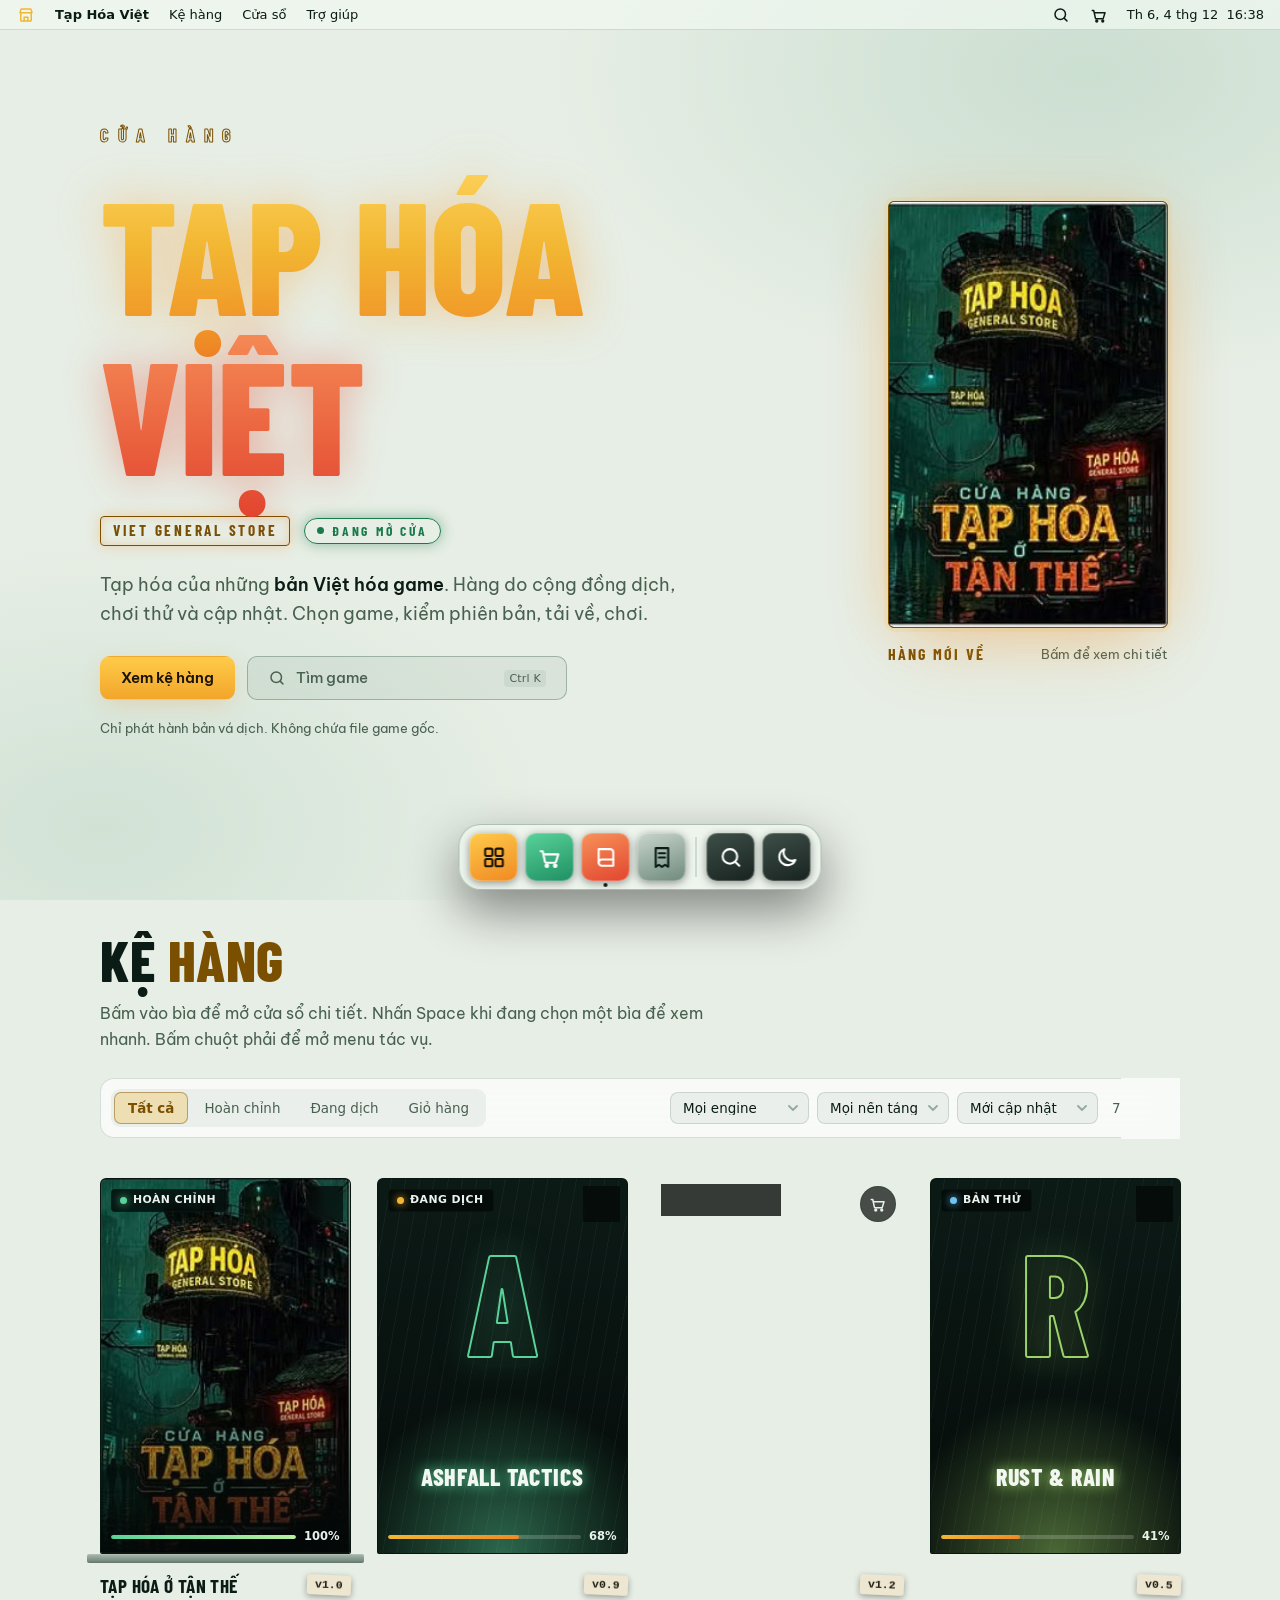
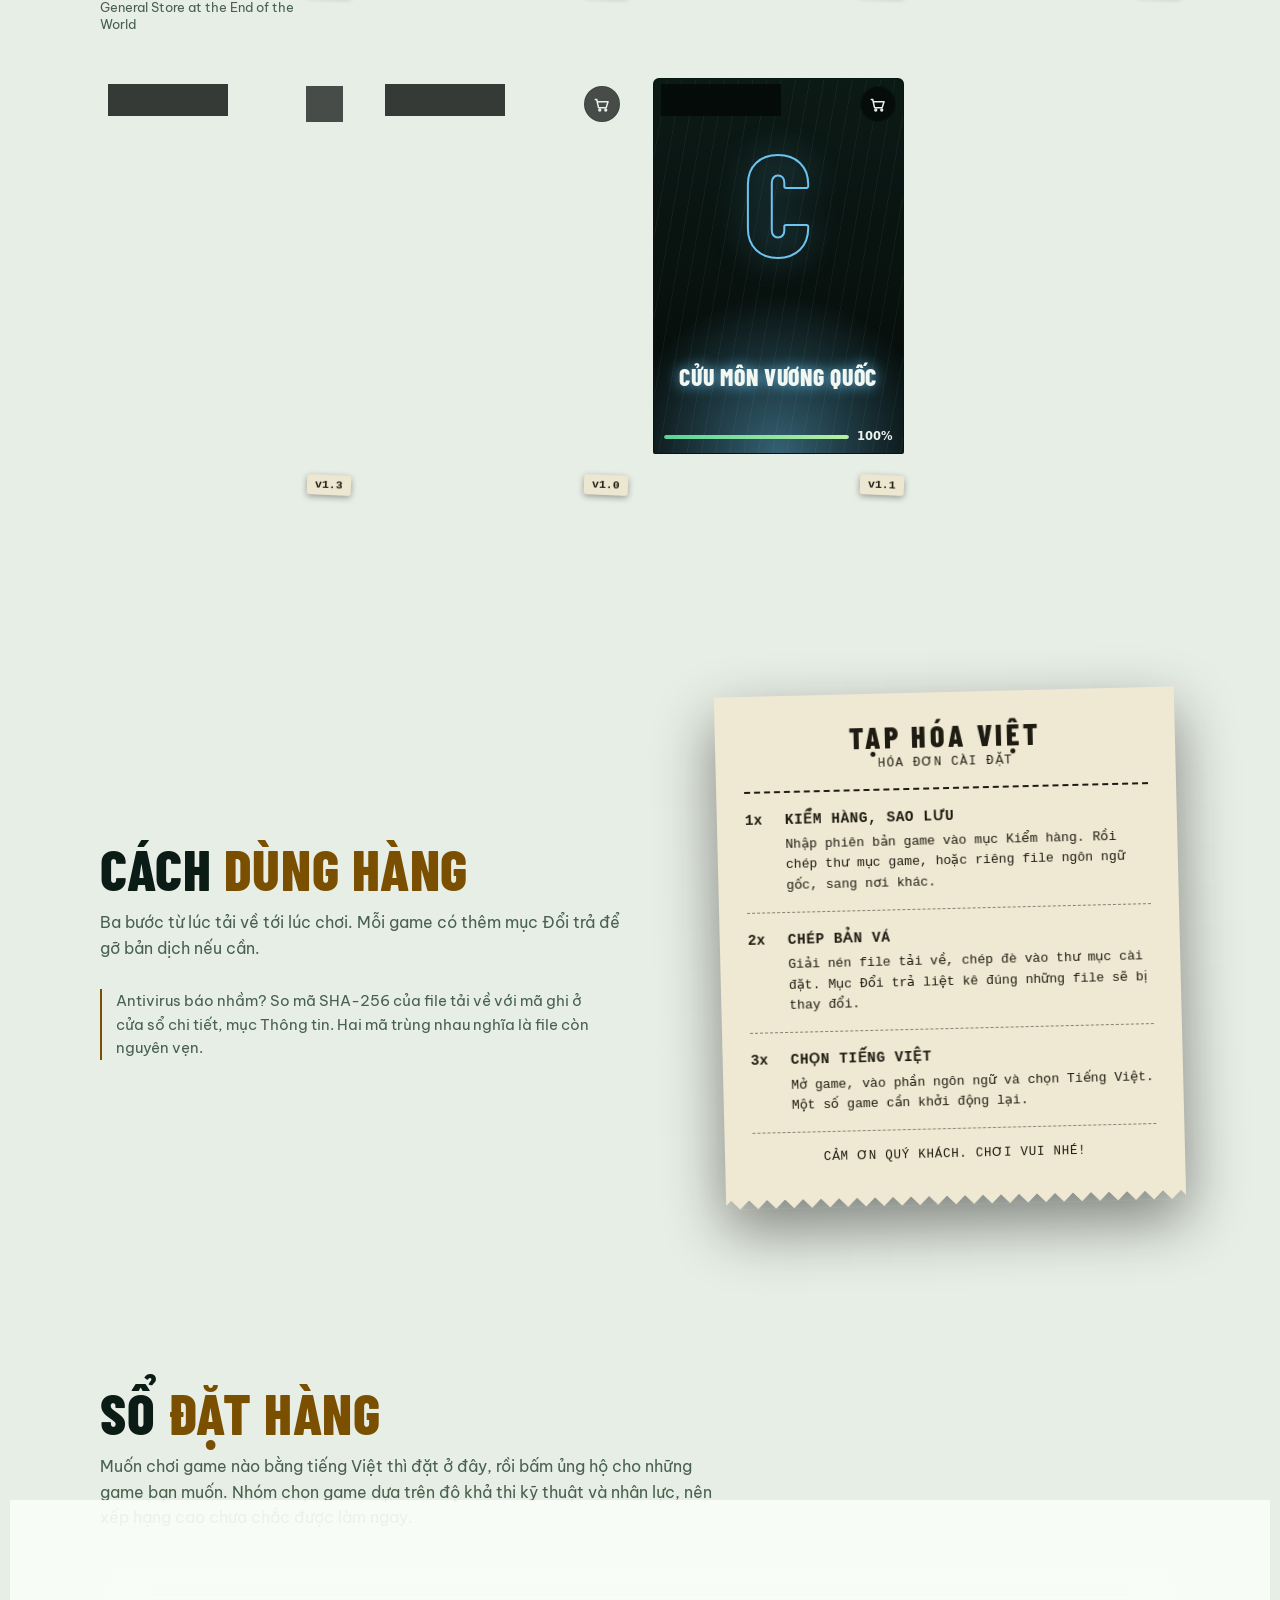
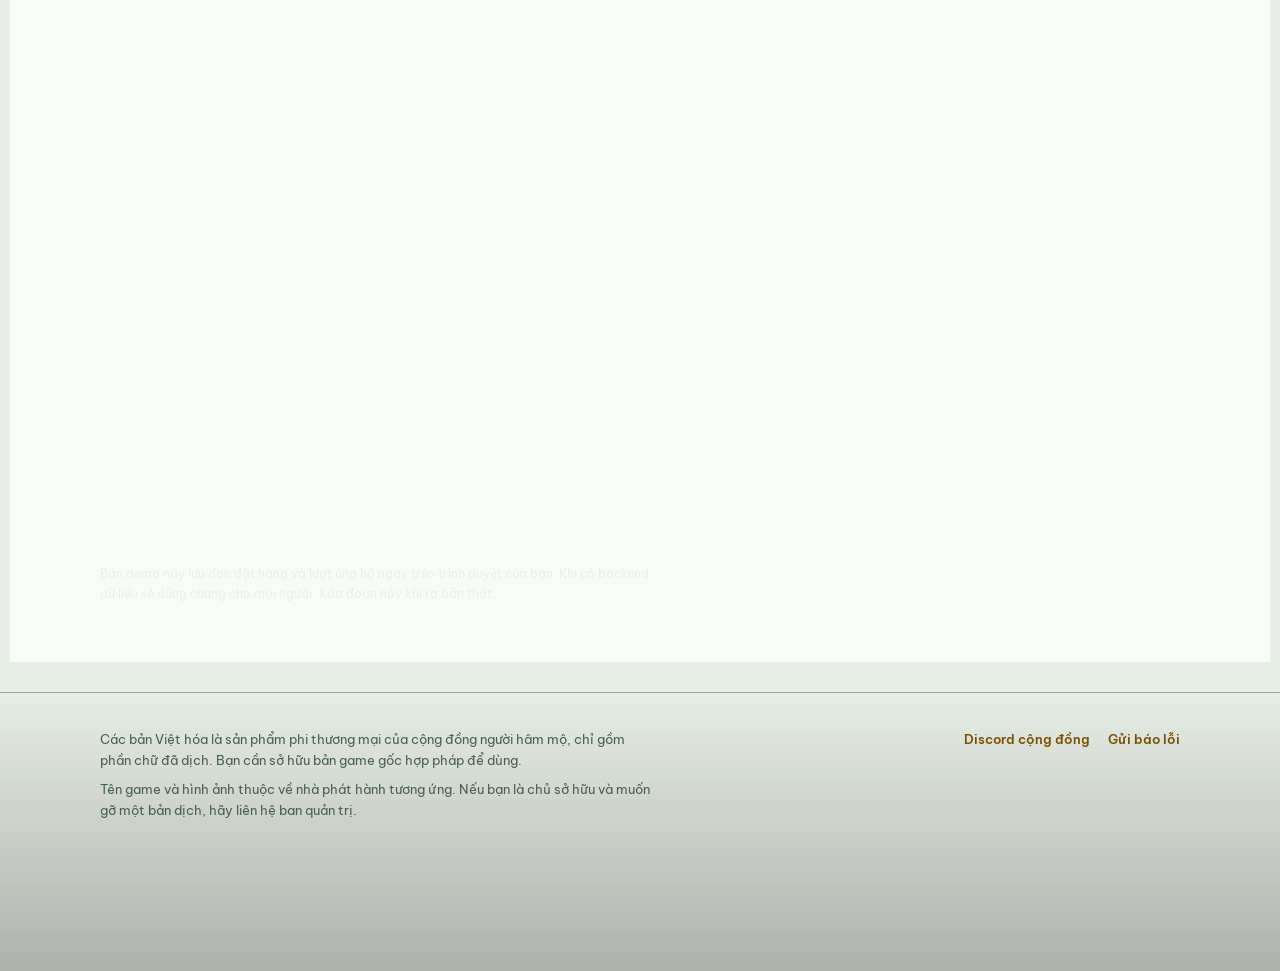
<file: tap-hoa-viet.html>
<!DOCTYPE html>
<html lang="vi">
<head>
<meta charset="utf-8">
<meta name="viewport" content="width=device-width, initial-scale=1, viewport-fit=cover">
<title>Tạp Hóa Việt: kho bản Việt hóa game từ cộng đồng</title>
<meta name="description" content="Tạp hóa của những bản Việt hóa game. Hàng do cộng đồng dịch, thử và cập nhật. Kiểm phiên bản trước khi tải, có đổi trả để gỡ, có mã SHA-256 để kiểm tra file.">
<link rel="preconnect" href="https://fonts.googleapis.com">
<link rel="preconnect" href="https://fonts.gstatic.com" crossorigin>
<link href="https://fonts.googleapis.com/css2?family=Barlow+Condensed:wght@600;700;800&family=Be+Vietnam+Pro:wght@400;500;600;700&display=swap" rel="stylesheet">
<style>
  /* ---------- Tokens ----------
     Ban đêm: đen xanh rêu, biển hiệu vàng cam, mưa (từ tấm poster).
     Ban ngày: giấy xanh nhạt, cùng biển hiệu vàng cam. */
  :root {
    --bg: #050B09;
    --bg-soft: #0B1613;
    --fog: #0F3329;
    --panel: rgba(12, 24, 20, .72);
    --panel-solid: #0C1814;
    --chrome: rgba(8, 16, 14, .72);
    --win: rgba(16, 28, 24, .88);
    --win-side: rgba(255, 255, 255, .035);
    --line: rgba(206, 255, 228, .11);
    --line-strong: rgba(206, 255, 228, .22);
    --hover: rgba(255, 255, 255, .07);
    --sel: rgba(242, 182, 50, .16);
    --text: #E9F2EC;
    --muted: #93AA9E;
    --accent: #F2B632;
    --accent-2: #F08A24;
    --accent-ink: #1A1405;
    --accent-text: #F2B632;
    --glow: rgba(242, 182, 50, .45);
    --red: #E2452F;
    --ok: #5AD39A;
    --warn: #F2B632;
    --bad: #FF7A66;
    --shadow: 0 30px 80px rgba(0, 0, 0, .6);
    --mb: 30px;
    --font-display: "Barlow Condensed", "Arial Narrow", "Roboto Condensed", "Helvetica Neue", Arial, sans-serif;
    --font: "Be Vietnam Pro", system-ui, -apple-system, "Segoe UI", Roboto, "Helvetica Neue", Arial, sans-serif;
    --sys: -apple-system, BlinkMacSystemFont, "SF Pro Text", system-ui, "Segoe UI", Roboto, Arial, sans-serif;
    color-scheme: dark;
    box-sizing: border-box;
    padding-top: env(safe-area-inset-top, 0px);
    padding-bottom: env(safe-area-inset-bottom, 0px);
  }
  @media (prefers-color-scheme: light) {
    :root:not([data-theme="dark"]) {
      --bg: #E7EEE5;
      --bg-soft: #DCE7DA;
      --fog: #BFD8C8;
      --panel: rgba(255, 255, 255, .72);
      --panel-solid: #F6FAF4;
      --chrome: rgba(240, 247, 240, .74);
      --win: rgba(250, 253, 249, .92);
      --win-side: rgba(12, 50, 34, .04);
      --line: rgba(12, 50, 34, .14);
      --line-strong: rgba(12, 50, 34, .28);
      --hover: rgba(12, 50, 34, .06);
      --sel: rgba(242, 182, 50, .3);
      --text: #0B1B15;
      --muted: #48604F;
      --accent-text: #7A4F00;
      --glow: rgba(240, 138, 36, .3);
      --red: #D23A24;
      --ok: #1B7A4C;
      --warn: #7A4F00;
      --bad: #C0341F;
      --shadow: 0 24px 60px rgba(12, 50, 34, .28);
      color-scheme: light;
    }
  }
  :root[data-theme="light"] {
    --bg: #E7EEE5;
    --bg-soft: #DCE7DA;
    --fog: #BFD8C8;
    --panel: rgba(255, 255, 255, .72);
    --panel-solid: #F6FAF4;
    --chrome: rgba(240, 247, 240, .74);
    --win: rgba(250, 253, 249, .92);
    --win-side: rgba(12, 50, 34, .04);
    --line: rgba(12, 50, 34, .14);
    --line-strong: rgba(12, 50, 34, .28);
    --hover: rgba(12, 50, 34, .06);
    --sel: rgba(242, 182, 50, .3);
    --text: #0B1B15;
    --muted: #48604F;
    --accent-text: #7A4F00;
    --glow: rgba(240, 138, 36, .3);
    --red: #D23A24;
    --ok: #1B7A4C;
    --warn: #7A4F00;
    --bad: #C0341F;
    --shadow: 0 24px 60px rgba(12, 50, 34, .28);
    color-scheme: light;
  }

  html { scroll-behavior: smooth; scroll-padding-top: calc(var(--mb) + 16px + env(safe-area-inset-top, 0px)); }
  *, *::before, *::after { box-sizing: border-box; }
  body { margin: 0; min-height: 100vh; background: var(--bg); color: var(--text); font: 400 1rem/1.6 var(--font); -webkit-font-smoothing: antialiased; -webkit-text-size-adjust: 100%; overflow-x: hidden; }
  h1, h2, h3, h4 { margin: 0; font-family: var(--font-display); line-height: 1.1; text-wrap: balance; }
  p { margin: 0; text-wrap: pretty; }
  button { font: inherit; color: inherit; }
  a { color: inherit; }
  [hidden] { display: none !important; }
  .wrap { max-width: 1160px; margin: 0 auto; padding: 0 clamp(18px, 4vw, 40px); }
  .sr { position: absolute; width: 1px; height: 1px; overflow: hidden; clip: rect(0 0 0 0); white-space: nowrap; }
  :focus-visible { outline: 2px solid var(--accent); outline-offset: 2px; }
  svg { display: block; }
  .ico { width: 18px; height: 18px; flex: none; }
  kbd { font: 500 11px/1 var(--sys); padding: 3px 5px; border-radius: 4px; background: var(--hover); color: var(--muted); letter-spacing: .02em; }

  /* ---------- Nền: sương xanh + mưa ---------- */
  .bg { position: fixed; inset: 0; z-index: 0; pointer-events: none; background:
      radial-gradient(60% 50% at 85% 8%, color-mix(in srgb, var(--fog) 70%, transparent), transparent 70%),
      radial-gradient(50% 45% at 8% 92%, color-mix(in srgb, var(--fog) 55%, transparent), transparent 70%),
      var(--bg); }
  #rain { position: fixed; inset: 0; z-index: 0; pointer-events: none; opacity: .9; }
  :root[data-theme="light"] #rain { display: none; }
  @media (prefers-color-scheme: light) { :root:not([data-theme="dark"]) #rain { display: none; } }
  main, body > footer { position: relative; z-index: 1; }

  /* ---------- Thanh menu (kiểu macOS) ---------- */
  .menubar { position: fixed; top: env(safe-area-inset-top, 0px); left: 0; right: 0; height: var(--mb); z-index: 1000; display: flex; align-items: center; justify-content: space-between; padding: 0 8px; background: var(--chrome); -webkit-backdrop-filter: blur(24px) saturate(160%); backdrop-filter: blur(24px) saturate(160%); border-bottom: 1px solid var(--line); font: 500 13px/1 var(--sys); }
  .mb-l, .mb-r { display: flex; align-items: center; gap: 2px; }
  .mb-btn { position: relative; height: 24px; padding: 0 9px; display: inline-flex; align-items: center; gap: 6px; border: 0; border-radius: 5px; background: none; color: var(--text); font: inherit; cursor: pointer; }
  .mb-btn:hover, .mb-btn.open { background: var(--hover); }
  .mb-btn.app { font-weight: 700; }
  .mb-btn .n { min-width: 16px; height: 16px; padding: 0 4px; border-radius: 999px; background: var(--red); color: #fff; font-size: 10px; font-weight: 700; line-height: 16px; text-align: center; }
  .mb-btn .n[data-zero="true"] { display: none; }
  .mb-clock { padding: 0 8px; font-variant-numeric: tabular-nums; white-space: nowrap; }
  .logo-mark { color: var(--accent); }

  /* Menu thả xuống + menu chuột phải */
  .menu { position: fixed; inset: auto; margin: 0; padding: 5px; min-width: 232px; border: 1px solid var(--line-strong); border-radius: 10px; background: var(--win); -webkit-backdrop-filter: blur(30px) saturate(160%); backdrop-filter: blur(30px) saturate(160%); color: var(--text); box-shadow: 0 16px 40px rgba(0, 0, 0, .45); font: 400 13px/1 var(--sys); }
  .menu button { width: 100%; min-height: 28px; padding: 0 10px; display: flex; align-items: center; justify-content: space-between; gap: 24px; border: 0; border-radius: 5px; background: none; text-align: left; cursor: pointer; }
  .menu button:hover, .menu button:focus-visible { background: var(--accent); color: var(--accent-ink); outline: 0; }
  .menu button:hover kbd, .menu button:focus-visible kbd { background: rgba(0, 0, 0, .15); color: inherit; }
  .menu hr { margin: 5px 8px; border: 0; border-top: 1px solid var(--line); }
  .menu .cap { padding: 6px 10px 4px; color: var(--muted); font-size: 11px; font-weight: 600; }

  /* ---------- Hero: biển hiệu neon ---------- */
  .hero { padding: calc(var(--mb) + clamp(40px, 8vw, 96px)) 0 clamp(56px, 8vw, 100px); }
  .hero-in { display: grid; grid-template-columns: minmax(0, 1.4fr) minmax(0, .6fr); gap: clamp(28px, 5vw, 72px); align-items: center; }
  .sign-top { display: block; font: 700 clamp(.85rem, 1.5vw, 1.15rem)/1 var(--font-display); letter-spacing: .5em; text-transform: uppercase; color: transparent; -webkit-text-stroke: 1px var(--accent-text); }
  .hero h1 { margin-top: 14px; font-size: clamp(4.2rem, 12.5vw, 10rem); font-weight: 800; line-height: 1.02; letter-spacing: -.005em; text-transform: uppercase; padding-top: .08em; }
  .hero h1 .l1, .hero h1 .l2 { display: block; padding: .14em 0; margin: -.14em 0; -webkit-background-clip: text; background-clip: text; color: transparent; }
  .hero h1 .l1 { background-image: linear-gradient(180deg, #FFD760 0%, #F2B632 48%, #F08A24 100%); filter: drop-shadow(0 0 24px rgba(242, 150, 40, .42)); }
  .hero h1 .l2 { margin-top: -.3em; background-image: linear-gradient(180deg, #F7935A 0%, #E2452F 100%); filter: drop-shadow(0 0 20px rgba(226, 69, 47, .4)); animation: buzz 7s infinite; }
  @keyframes buzz { 0%, 88%, 92%, 96%, 100% { opacity: 1; } 89%, 95% { opacity: .55; } 90% { opacity: .9; } }
  .plate { display: flex; flex-wrap: wrap; align-items: center; gap: 10px 14px; margin-top: 22px; }
  .plate .gs { padding: 6px 12px; border: 1.5px solid var(--accent-text); border-radius: 4px; font: 700 .95rem/1 var(--font-display); letter-spacing: .18em; color: var(--accent-text); text-transform: uppercase; box-shadow: 0 0 14px var(--glow), inset 0 0 10px var(--glow); }
  .open-sign { display: inline-flex; align-items: center; gap: 8px; padding: 5px 12px; border: 1.5px solid var(--ok); border-radius: 999px; font: 700 .85rem/1 var(--font-display); letter-spacing: .2em; color: var(--ok); text-transform: uppercase; box-shadow: 0 0 14px color-mix(in srgb, var(--ok) 45%, transparent); animation: pulse 3.2s ease-in-out infinite; }
  .open-sign::before { content: ""; width: 7px; height: 7px; border-radius: 50%; background: currentColor; }
  @keyframes pulse { 50% { opacity: .65; } }
  .hero .lead { max-width: 50ch; margin-top: 24px; font-size: clamp(1rem, .5vw + .9rem, 1.15rem); color: var(--muted); }
  .hero .lead b { color: var(--text); font-weight: 600; }
  .cta { display: flex; flex-wrap: wrap; align-items: center; gap: 12px; margin-top: 28px; }
  .trust { margin-top: 18px; font-size: .84rem; color: var(--muted); }

  .btn { min-height: 44px; padding: 0 20px; display: inline-flex; align-items: center; justify-content: center; gap: 10px; border: 1px solid var(--line-strong); border-radius: 10px; background: var(--hover); color: var(--text); font: 600 .92rem/1 var(--font); text-decoration: none; cursor: pointer; transition: background-color .15s, border-color .15s, filter .15s; }
  .btn:hover { border-color: var(--accent-text); }
  .btn.pri { border-color: transparent; background: linear-gradient(180deg, #FFCB4A, #F2A62A); color: var(--accent-ink); box-shadow: 0 6px 24px -6px var(--glow); }
  .btn.pri:hover { filter: brightness(1.06); }
  .btn.ghost { background: transparent; }
  .btn.sm { min-height: 34px; padding: 0 14px; border-radius: 8px; font-size: .84rem; }
  .btn[aria-pressed="true"] { background: var(--sel); border-color: var(--accent-text); color: var(--accent-text); }

  .spot-trigger { min-width: min(320px, 100%); justify-content: space-between; font-weight: 500; color: var(--muted); }
  .spot-trigger span { display: inline-flex; align-items: center; gap: 10px; }

  .hero-poster { position: relative; justify-self: center; width: min(280px, 100%); perspective: 900px; }
  .hp { --rx: 0deg; --ry: 0deg; position: relative; display: block; width: 100%; aspect-ratio: 244 / 372; padding: 0; border: 1px solid var(--accent-text); border-radius: 6px; overflow: hidden; background: #000; cursor: pointer; transform: rotateX(var(--rx)) rotateY(var(--ry)); transition: transform .25s ease, box-shadow .25s; box-shadow: 0 0 0 4px color-mix(in srgb, var(--accent) 12%, transparent), 0 30px 70px -20px var(--glow), 0 0 60px -10px var(--glow); }
  .hp img { width: 100%; height: 100%; object-fit: cover; display: block; }
  .hp .glare { position: absolute; inset: 0; pointer-events: none; background: radial-gradient(circle at var(--mx, 50%) var(--my, 30%), rgba(255, 240, 200, .28), transparent 55%); opacity: 0; transition: opacity .25s; }
  .hp:hover .glare { opacity: 1; }
  .hero-poster figcaption { margin-top: 16px; display: flex; align-items: center; justify-content: space-between; gap: 10px; font-size: .84rem; color: var(--muted); }
  .hero-poster figcaption b { font: 700 1rem/1 var(--font-display); letter-spacing: .14em; text-transform: uppercase; color: var(--accent-text); }
  .hero-poster { margin: 0; }

  /* ---------- Kệ hàng ---------- */
  .sec { padding: clamp(48px, 7vw, 88px) 0; }
  .h2 { font-size: clamp(2.2rem, 4vw + .6rem, 3.6rem); font-weight: 800; letter-spacing: .01em; text-transform: uppercase; }
  .h2 em { font-style: normal; color: var(--accent-text); }
  .sub { margin-top: 10px; max-width: 58ch; color: var(--muted); }
  .shelf-head { display: flex; flex-wrap: wrap; align-items: flex-end; justify-content: space-between; gap: 12px 24px; margin-bottom: 26px; }
  .tool { display: flex; flex-wrap: wrap; align-items: center; justify-content: space-between; gap: 12px; margin-bottom: 40px; padding: 10px; border: 1px solid var(--line); border-radius: 14px; background: var(--panel); -webkit-backdrop-filter: blur(14px); backdrop-filter: blur(14px); }
  .seg { display: inline-flex; gap: 2px; padding: 3px; border-radius: 9px; background: var(--hover); }
  .seg button { min-height: 32px; padding: 0 14px; border: 0; border-radius: 7px; background: transparent; color: var(--muted); font: 500 .84rem/1 var(--sys); white-space: nowrap; cursor: pointer; }
  .seg button:hover { color: var(--text); }
  .seg button[aria-pressed="true"] { background: var(--sel); color: var(--accent-text); box-shadow: inset 0 0 0 1px color-mix(in srgb, var(--accent-text) 45%, transparent); font-weight: 600; }
  .sels { display: flex; flex-wrap: wrap; gap: 8px; align-items: center; }
  .sels select { min-height: 32px; padding: 0 30px 0 12px; border: 1px solid var(--line); border-radius: 8px; background-color: var(--hover); color: var(--text); font: 500 .84rem/1 var(--sys); appearance: none; -webkit-appearance: none; cursor: pointer; background-image: url("data:image/svg+xml,%3Csvg xmlns='http://www.w3.org/2000/svg' width='10' height='7' viewBox='0 0 10 7' fill='none' stroke='%2393AA9E' stroke-width='1.8' stroke-linecap='round' stroke-linejoin='round'%3E%3Cpath d='m1 1 4 4 4-4'/%3E%3C/svg%3E"); background-repeat: no-repeat; background-position: right 10px center; }
  .sels select option { background: var(--panel-solid); color: var(--text); }
  .count { font: 500 .84rem/1 var(--sys); color: var(--muted); padding: 0 6px; }

  .shelf { list-style: none; margin: 0; padding: 0; display: grid; grid-template-columns: repeat(auto-fill, minmax(214px, 1fr)); gap: 44px 26px; }
  .card { position: relative; }
  .card.enter { animation: rise .75s cubic-bezier(.2, .8, .2, 1) both; animation-delay: calc(var(--i, 0) * 75ms); }
  @keyframes rise { from { opacity: 0; transform: translateY(28px) scale(.97); } to { opacity: 1; transform: none; } }
  .stand { position: relative; perspective: 900px; }
  .poster { --rx: 0deg; --ry: 0deg; position: relative; display: block; width: 100%; aspect-ratio: 2 / 3; padding: 0; border: 1px solid var(--line-strong); border-radius: 6px 6px 2px 2px; overflow: hidden; background: #050B09; text-align: left; cursor: pointer; transform: rotateX(var(--rx)) rotateY(var(--ry)); transition: transform .3s cubic-bezier(.2, .8, .2, 1), box-shadow .3s, border-color .3s; }
  .poster:hover, .poster:focus-visible { border-color: var(--accent-text); box-shadow: 0 22px 44px -16px var(--glow), 0 0 0 1px var(--accent-text); }
  .poster .cimg { width: 100%; height: 100%; object-fit: cover; display: block; transition: transform .6s cubic-bezier(.2, .8, .2, 1); }
  .poster:hover .cimg, .poster:hover .art { transform: scale(1.05); }
  .glare { position: absolute; inset: 0; pointer-events: none; background: radial-gradient(circle at var(--mx, 50%) var(--my, 30%), rgba(255, 240, 200, .22), transparent 55%); opacity: 0; transition: opacity .25s; }
  .poster:hover .glare { opacity: 1; }
  .shade { position: absolute; inset: auto 0 0 0; height: 46%; pointer-events: none; background: linear-gradient(to top, rgba(3, 8, 7, .92), transparent); }
  .tag { position: absolute; left: 10px; top: 10px; z-index: 2; display: inline-flex; align-items: center; gap: 6px; padding: 5px 10px 5px 8px; border-radius: 4px; background: rgba(3, 8, 7, .78); -webkit-backdrop-filter: blur(6px); backdrop-filter: blur(6px); border: 1px solid var(--line-strong); color: #E9F2EC; font: 600 .68rem/1 var(--sys); letter-spacing: .04em; text-transform: uppercase; }
  .tag::before { content: ""; width: 7px; height: 7px; border-radius: 50%; background: var(--dot); box-shadow: 0 0 8px var(--dot); }
  .tag.ok { --dot: #5AD39A; }
  .tag.wip { --dot: #F2B632; }
  .tag.beta { --dot: #6CC4F0; }
  .meter { position: absolute; left: 10px; right: 10px; bottom: 10px; z-index: 2; display: flex; align-items: center; gap: 8px; color: #E9F2EC; font: 700 .72rem/1 var(--sys); }
  .meter .bar { flex: 1; height: 4px; border-radius: 2px; background: rgba(255, 255, 255, .18); overflow: hidden; }
  .meter .bar i { display: block; height: 100%; border-radius: 2px; background: linear-gradient(90deg, #F2B632, #F08A24); box-shadow: 0 0 10px rgba(242, 182, 50, .8); }
  .meter.ok .bar i { background: linear-gradient(90deg, #5AD39A, #B7F0A0); box-shadow: 0 0 10px rgba(90, 211, 154, .7); }
  .basket { position: absolute; right: 8px; top: 8px; z-index: 3; width: 36px; height: 36px; display: grid; place-items: center; border: 1px solid var(--line-strong); border-radius: 50%; background: rgba(3, 8, 7, .7); -webkit-backdrop-filter: blur(6px); backdrop-filter: blur(6px); color: #E9F2EC; cursor: pointer; transition: background-color .15s, transform .15s; }
  .basket:hover { transform: scale(1.08); }
  .basket svg { fill: none; stroke: currentColor; }
  .basket[aria-pressed="true"] { background: var(--accent); border-color: transparent; color: var(--accent-ink); }
  .plank { height: 9px; margin: 0 -13px; border-radius: 2px; background: linear-gradient(180deg, #33453F, #14201C 70%, #0A1210); box-shadow: 0 1px 0 rgba(255, 255, 255, .1) inset, 0 12px 26px -8px var(--glow); }
  :root[data-theme="light"] .plank { background: linear-gradient(180deg, #A9B9AE, #7D9084 70%, #62756A); }
  @media (prefers-color-scheme: light) { :root:not([data-theme="dark"]) .plank { background: linear-gradient(180deg, #A9B9AE, #7D9084 70%, #62756A); } }
  .label { display: flex; align-items: flex-start; justify-content: space-between; gap: 10px; margin-top: 12px; }
  .lt { display: block; font: 700 1.2rem/1.1 var(--font-display); letter-spacing: .02em; text-transform: uppercase; }
  .lo { display: block; margin-top: 3px; color: var(--muted); font-size: .8rem; line-height: 1.35; }
  .price { flex: none; padding: 4px 8px; border-radius: 3px; background: #EDE6D0; color: #1E1B12; font: 700 .72rem/1 ui-monospace, SFMono-Regular, Menlo, Consolas, monospace; transform: rotate(2.5deg); box-shadow: 0 2px 6px rgba(0, 0, 0, .35); }

  /* Bìa tự tạo khi game chưa có ảnh */
  .art { position: absolute; inset: 0; display: block; background: radial-gradient(90% 60% at 50% 100%, color-mix(in srgb, var(--glow-c) 46%, transparent), transparent 70%), linear-gradient(180deg, #0C1A16, #050B09); transition: transform .6s cubic-bezier(.2, .8, .2, 1); }
  .art::before { content: ""; position: absolute; inset: 0; background: repeating-linear-gradient(100deg, transparent 0 13px, rgba(200, 255, 230, .045) 13px 14px); }
  .poster, .cv { container-type: inline-size; }
  .art .g { position: absolute; left: 0; right: 0; top: 13%; text-align: center; font: 800 6rem/1 var(--font-display); font-size: min(60cqw, 9rem); color: transparent; -webkit-text-stroke: 2px var(--glow-c); filter: drop-shadow(0 0 16px var(--glow-c)); }
  .art .at { position: absolute; left: 6%; right: 6%; bottom: 17%; text-align: center; font: 800 1.45rem/1.05 var(--font-display); font-size: max(10px, 9.6cqw); letter-spacing: .03em; text-transform: uppercase; color: #F3F7F2; text-shadow: 0 0 14px var(--glow-c); text-wrap: balance; }
  .cv { position: relative; overflow: hidden; border-radius: 6px; aspect-ratio: 2 / 3; background: #050B09; border: 1px solid var(--line-strong); }
  .cv .cimg { width: 100%; height: 100%; object-fit: cover; display: block; }

  .empty { padding: 56px 0; text-align: center; }
  .empty h3 { font-size: 1.8rem; text-transform: uppercase; }
  .empty p { margin: 8px auto 20px; max-width: 46ch; color: var(--muted); }

  /* View Transitions: chỉ các thẻ game được chuyển động */
  ::view-transition-old(root), ::view-transition-new(root) { animation: none; }
  ::view-transition-group(*) { animation-duration: .45s; animation-timing-function: cubic-bezier(.2, .8, .2, 1); }

  /* ---------- Cách dùng hàng: hóa đơn ---------- */
  .how { display: grid; grid-template-columns: minmax(0, 1fr) minmax(0, 460px); gap: clamp(32px, 6vw, 88px); align-items: center; }
  .tip { margin-top: 28px; padding-left: 14px; border-left: 2px solid var(--accent-text); max-width: 52ch; color: var(--muted); font-size: .92rem; }
  .receipt-wrap { filter: drop-shadow(0 24px 30px rgba(0, 0, 0, .45)); transform: rotate(-1.4deg); }
  .receipt { padding: 28px 28px 40px; background: #EFE8D2; color: #1E1B12; font: 400 .9rem/1.55 ui-monospace, SFMono-Regular, Menlo, Consolas, monospace; -webkit-mask: conic-gradient(from -45deg at bottom, #0000, #000 1deg 89deg, #0000 90deg) 50% / 18px 100%; mask: conic-gradient(from -45deg at bottom, #0000, #000 1deg 89deg, #0000 90deg) 50% / 18px 100%; }
  .receipt header { text-align: center; padding-bottom: 14px; border-bottom: 2px dashed #1E1B12; }
  .receipt header b { display: block; font: 800 1.9rem/1 var(--font-display); letter-spacing: .12em; }
  .receipt header span { font-size: .78rem; letter-spacing: .1em; text-transform: uppercase; }
  .receipt ol { list-style: none; margin: 0; padding: 0; counter-reset: r; }
  .receipt li { counter-increment: r; display: grid; grid-template-columns: 34px 1fr; gap: 6px; padding: 16px 0; border-bottom: 1px dashed rgba(30, 27, 18, .5); }
  .receipt li::before { content: counter(r) "x"; font-weight: 700; }
  .receipt li b { display: block; text-transform: uppercase; letter-spacing: .04em; }
  .receipt li p { margin-top: 4px; font-size: .82rem; }
  .receipt footer { padding-top: 16px; text-align: center; font-size: .78rem; letter-spacing: .06em; text-transform: uppercase; }

  /* ---------- Sổ đặt hàng: khung cửa sổ tĩnh ---------- */
  .frame { margin-top: 36px; border: 1px solid var(--line-strong); border-radius: 12px; overflow: hidden; background: var(--win); -webkit-backdrop-filter: blur(20px); backdrop-filter: blur(20px); box-shadow: var(--shadow); }
  .frame-bar { position: relative; height: 40px; display: flex; align-items: center; justify-content: center; border-bottom: 1px solid var(--line); font: 600 13px/1 var(--sys); }
  .frame-bar .lights { position: absolute; left: 14px; }
  .lights { display: flex; gap: 8px; }
  .lights i { width: 12px; height: 12px; border-radius: 50%; background: #4E5F58; }
  .frame-body { display: grid; grid-template-columns: minmax(0, 1.1fr) minmax(0, .9fr); }
  .orders { padding: 8px 22px 22px; border-right: 1px solid var(--line); }
  .rank { list-style: none; margin: 0; padding: 0; }
  .rq { display: grid; grid-template-columns: 54px minmax(0, 1fr); gap: 16px; align-items: start; padding: 16px 0; border-bottom: 1px solid var(--line); }
  .rq:last-child { border-bottom: 0; }
  .up { display: flex; flex-direction: column; align-items: center; gap: 1px; width: 54px; min-height: 54px; padding: 7px 0; border: 1px solid var(--line-strong); border-radius: 10px; background: var(--hover); cursor: pointer; transition: background-color .15s, border-color .15s; }
  .up:hover { border-color: var(--accent-text); }
  .up b { font: 700 .9rem/1.2 var(--sys); }
  .up[aria-pressed="true"] { background: var(--accent); border-color: transparent; color: var(--accent-ink); }
  .rq h3 { font-size: 1.3rem; text-transform: uppercase; letter-spacing: .02em; }
  .rq .why { margin-top: 3px; color: var(--muted); font-size: .88rem; }
  .rq .tags { margin-top: 6px; display: flex; flex-wrap: wrap; gap: 4px 14px; font-size: .78rem; color: var(--muted); }
  .rq .tags a { color: var(--accent-text); font-weight: 600; }
  .order-form { padding: 22px; display: grid; gap: 14px; align-content: start; }
  .order-form h3 { font-size: 1.6rem; text-transform: uppercase; }
  .order-form label { display: grid; gap: 6px; font-size: .84rem; font-weight: 600; }
  .order-form .lt2 em { font-style: normal; color: var(--muted); font-weight: 400; }
  .field { min-height: 42px; padding: 0 12px; border: 1px solid var(--line-strong); border-radius: 8px; background: var(--hover); color: var(--text); font: 400 .92rem/1.4 var(--font); }
  .field:focus-visible { outline: 0; border-color: var(--accent); box-shadow: 0 0 0 3px color-mix(in srgb, var(--accent) 28%, transparent); }
  textarea.field { width: 100%; min-height: 84px; padding: 10px 12px; resize: vertical; }
  select.field option { background: var(--panel-solid); color: var(--text); }
  .form-msg { min-height: 1.4em; font-size: .84rem; color: var(--muted); }
  .form-msg.bad { color: var(--bad); }
  .form-msg.ok { color: var(--ok); }
  .demo-note { margin-top: 16px; font-size: .78rem; color: var(--muted); max-width: 70ch; }

  body > footer { border-top: 1px solid var(--line); padding: 36px 0 150px; font-size: .82rem; color: var(--muted); background: linear-gradient(to top, rgba(0, 0, 0, .25), transparent); }
  body > footer .wrap { display: flex; flex-wrap: wrap; justify-content: space-between; gap: 20px 60px; }
  body > footer p { max-width: 62ch; }
  body > footer p + p { margin-top: 8px; }
  body > footer .fl { display: flex; gap: 18px; flex-wrap: wrap; }
  body > footer .fl a { color: var(--accent-text); text-decoration: none; font-weight: 600; }
  body > footer .fl a:hover { text-decoration: underline; }

  /* ---------- Dock ---------- */
  .dock { position: fixed; left: 50%; bottom: calc(10px + env(safe-area-inset-bottom, 0px)); transform: translateX(-50%); z-index: 900; max-width: calc(100vw - 16px); }
  .dock-row { display: flex; align-items: flex-end; justify-content: center; gap: 8px; padding: 8px 10px; border: 1px solid var(--line-strong); border-radius: 22px; background: var(--chrome); -webkit-backdrop-filter: blur(24px) saturate(160%); backdrop-filter: blur(24px) saturate(160%); box-shadow: 0 20px 50px rgba(0, 0, 0, .45); }
  .dk { --s: 1; position: relative; flex: none; width: calc(48px * var(--s)); height: calc(48px * var(--s)); padding: 0; border: 0; background: none; color: #fff; cursor: pointer; transition: width .18s ease, height .18s ease; }
  .dock-row.mag .dk { transition: none; }
  .dk .di { width: 100%; height: 100%; display: grid; place-items: center; border-radius: 22%; background: linear-gradient(160deg, var(--g1), var(--g2)); color: var(--gi, #fff); box-shadow: inset 0 0 0 1px rgba(255, 255, 255, .2), 0 2px 8px rgba(0, 0, 0, .4); }
  .dk .di svg { width: 52%; height: 52%; fill: none; stroke: currentColor; }
  .dk .di.letter { font: 800 1.4rem/1 var(--font-display); }
  .dk .tip { position: absolute; bottom: calc(100% + 12px); left: 50%; transform: translateX(-50%); padding: 5px 10px; border: 1px solid var(--line-strong); border-radius: 7px; background: var(--win); color: var(--text); font: 500 12px/1.3 var(--sys); white-space: nowrap; opacity: 0; pointer-events: none; transition: opacity .12s; -webkit-backdrop-filter: blur(20px); backdrop-filter: blur(20px); }
  .dk:hover .tip, .dk:focus-visible .tip { opacity: 1; }
  .dk[aria-current="true"]::after { content: ""; position: absolute; left: 50%; bottom: -6px; width: 4px; height: 4px; border-radius: 50%; background: var(--text); transform: translateX(-50%); }
  .dk .n { position: absolute; top: -5px; right: -5px; min-width: 18px; height: 18px; padding: 0 5px; border-radius: 999px; background: var(--red); color: #fff; font: 700 11px/18px var(--sys); text-align: center; box-shadow: 0 0 0 2px var(--bg); }
  .dk .n[data-zero="true"] { display: none; }
  .dk-sep { align-self: stretch; width: 1px; margin: 4px 2px; background: var(--line-strong); }
  .dk.pop { animation: dockpop .5s cubic-bezier(.3, 1.6, .5, 1); }
  @keyframes dockpop { from { transform: scale(.2); } to { transform: none; } }

  /* ---------- Cửa sổ (kiểu macOS) ---------- */
  #desk { position: fixed; inset: 0; z-index: 100; pointer-events: none; }
  .win { position: fixed; pointer-events: auto; display: flex; flex-direction: column; border: 1px solid var(--line-strong); border-radius: 12px; overflow: hidden; background: var(--win); -webkit-backdrop-filter: blur(30px) saturate(150%); backdrop-filter: blur(30px) saturate(150%); color: var(--text); box-shadow: 0 16px 40px rgba(0, 0, 0, .35); font: 400 14px/1.55 var(--font); outline: 0; }
  .win.front { box-shadow: var(--shadow); }
  .win.anim { transition: left .32s cubic-bezier(.2, .8, .2, 1), top .32s cubic-bezier(.2, .8, .2, 1), width .32s cubic-bezier(.2, .8, .2, 1), height .32s cubic-bezier(.2, .8, .2, 1); }
  .tb { flex: none; height: 44px; display: grid; grid-template-columns: 96px minmax(0, 1fr) 96px; align-items: center; padding: 0 14px; border-bottom: 1px solid var(--line); user-select: none; touch-action: none; cursor: default; }
  .l { position: relative; width: 12px; height: 12px; padding: 0; border: 0; border-radius: 50%; background: #4E5F58; cursor: pointer; }
  .l::before { content: ""; position: absolute; inset: -7px -3px; }
  .win.front .l.c { background: #FF5F57; }
  .win.front .l.m { background: #FEBC2E; }
  .win.front .l.z { background: #28C840; }
  .l svg { position: absolute; inset: 0; margin: auto; width: 8px; height: 8px; opacity: 0; color: rgba(0, 0, 0, .65); stroke: currentColor; fill: none; }
  .lights:hover .l svg { opacity: 1; }
  .wt { text-align: center; font: 600 13px/1 var(--sys); white-space: nowrap; overflow: hidden; text-overflow: ellipsis; }
  .tb-r { display: flex; justify-content: flex-end; }
  .tbtn { width: 30px; height: 30px; display: grid; place-items: center; border: 0; border-radius: 7px; background: none; color: var(--muted); cursor: pointer; }
  .tbtn:hover { background: var(--hover); color: var(--text); }
  .tbtn svg { fill: none; stroke: currentColor; }
  .tbtn[aria-pressed="true"] { color: var(--accent-text); }
  .tbtn[aria-pressed="true"] svg { fill: currentColor; }
  .wbody { flex: 1; min-height: 0; display: grid; grid-template-columns: 184px minmax(0, 1fr); }
  .side { display: flex; flex-direction: column; gap: 2px; padding: 10px; background: var(--win-side); border-right: 1px solid var(--line); overflow: auto; }
  .side .cap { padding: 8px 10px 4px; color: var(--muted); font: 600 11px/1 var(--sys); }
  .tab { min-height: 32px; padding: 0 10px; display: flex; align-items: center; gap: 9px; border: 0; border-radius: 7px; background: none; color: var(--text); font: 500 13px/1 var(--sys); text-align: left; white-space: nowrap; cursor: pointer; }
  .tab svg { width: 16px; height: 16px; flex: none; fill: none; stroke: currentColor; color: var(--muted); }
  .tab:hover { background: var(--hover); }
  .tab[aria-selected="true"] { background: var(--sel); color: var(--accent-text); }
  .tab[aria-selected="true"] svg { color: var(--accent-text); }
  .pane { overflow: auto; padding: 22px 24px 28px; overscroll-behavior: contain; }
  .pane[hidden] { display: none; }
  .pane h3 { margin-bottom: 10px; font-size: 1.5rem; text-transform: uppercase; letter-spacing: .02em; }
  .pane h4 { margin: 22px 0 8px; font: 700 .8rem/1 var(--sys); color: var(--muted); letter-spacing: .02em; }
  .pane p, .pane li { font-size: .92rem; }
  .pane ul, .pane ol { margin: 0; padding-left: 1.2em; display: grid; gap: 7px; }
  .pane code { font: 400 .78rem/1.5 ui-monospace, SFMono-Regular, Menlo, Consolas, monospace; overflow-wrap: anywhere; }
  .ov-top { display: grid; grid-template-columns: 120px minmax(0, 1fr); gap: 20px; align-items: start; }
  .chips { display: flex; flex-wrap: wrap; gap: 6px; margin-bottom: 10px; }
  .chip { padding: 4px 9px; border-radius: 6px; background: var(--hover); font: 500 .74rem/1.3 var(--sys); color: var(--muted); }
  .chip.st { color: var(--text); display: inline-flex; align-items: center; gap: 6px; }
  .chip.st::before { content: ""; width: 7px; height: 7px; border-radius: 50%; background: var(--dot); box-shadow: 0 0 8px var(--dot); }
  .chip.st.ok { --dot: var(--ok); }
  .chip.st.wip { --dot: var(--warn); }
  .chip.st.beta { --dot: #6CC4F0; }
  .prog { display: flex; align-items: center; gap: 12px; margin-top: 4px; }
  .prog .bar { flex: 1; height: 7px; border-radius: 4px; background: var(--hover); overflow: hidden; }
  .prog .bar i { display: block; height: 100%; border-radius: 4px; background: linear-gradient(90deg, #F2B632, #F08A24); box-shadow: 0 0 10px var(--glow); }
  .prog.ok .bar i { background: linear-gradient(90deg, #3FBF86, #8FE3A8); }
  .prog b { font: 700 .9rem/1 var(--sys); }
  .note { margin-top: 8px; color: var(--muted); font-size: .84rem; }
  .soi { margin-top: 14px; padding: 16px; border: 1px solid var(--line-strong); border-radius: 12px; background: var(--hover); }
  .check { display: flex; gap: 8px; margin-top: 12px; }
  .check .field { flex: 1; min-width: 0; }
  .result { margin-top: 12px; padding: 11px 13px; border-radius: 9px; background: var(--panel-solid); font-size: .86rem; line-height: 1.5; box-shadow: inset 3px 0 0 var(--tone, var(--line-strong)); }
  .result:empty { display: none; }
  .result strong { color: var(--tone); }
  .result.ok { --tone: var(--ok); }
  .result.warn { --tone: var(--warn); }
  .result.bad { --tone: var(--bad); }
  .kv { display: grid; grid-template-columns: auto 1fr; gap: 8px 20px; margin: 0; font-size: .88rem; }
  .kv dt { color: var(--muted); }
  .kv dd { margin: 0; font-weight: 500; overflow-wrap: anywhere; }
  .links { display: grid; gap: 8px; margin-top: 4px; }
  .wfoot { flex: none; display: flex; align-items: center; justify-content: space-between; gap: 12px; padding: 12px 16px; border-top: 1px solid var(--line); }
  .wfoot small { color: var(--muted); font: 500 12px/1.3 var(--sys); }

  /* ---------- Xem nhanh + Tìm kiếm (thẻ dialog gốc) ---------- */
  dialog.ql, dialog.spot { padding: 0; border: 1px solid var(--line-strong); border-radius: 16px; background: var(--win); -webkit-backdrop-filter: blur(40px) saturate(160%); backdrop-filter: blur(40px) saturate(160%); color: var(--text); box-shadow: var(--shadow); overflow: hidden; opacity: 0; transform: scale(.96); transition: opacity .2s ease, transform .25s cubic-bezier(.2, .9, .3, 1.1), display .25s allow-discrete, overlay .25s allow-discrete; }
  dialog.ql[open], dialog.spot[open] { opacity: 1; transform: none; }
  @starting-style { dialog.ql[open], dialog.spot[open] { opacity: 0; transform: scale(.96); } }
  dialog.ql::backdrop, dialog.spot::backdrop { background: rgba(0, 0, 0, 0); transition: display .25s allow-discrete, overlay .25s allow-discrete, background-color .25s ease; }
  dialog.ql[open]::backdrop, dialog.spot[open]::backdrop { background: rgba(0, 0, 0, .55); }
  @starting-style { dialog.ql[open]::backdrop, dialog.spot[open]::backdrop { background: rgba(0, 0, 0, 0); } }
  dialog.ql { width: min(760px, 94vw); }
  .ql-in { display: grid; grid-template-columns: 260px minmax(0, 1fr); }
  .ql-l { padding: 22px; }
  .ql-r { padding: 26px 26px 22px 6px; display: flex; flex-direction: column; }
  .ql-r h2 { font-size: 2.2rem; text-transform: uppercase; letter-spacing: .01em; }
  .ql-r .lo { font-size: .9rem; }
  .ql-r .kv { margin-top: 18px; }
  .ql-r .prog { margin-top: 18px; }
  .ql-hint { margin-top: auto; padding-top: 20px; display: flex; flex-wrap: wrap; align-items: center; gap: 10px; }
  .ql-hint small { color: var(--muted); font: 500 12px/1.3 var(--sys); }
  dialog.spot { width: min(660px, 94vw); margin: min(15vh, 130px) auto auto; }
  .sp-in { display: flex; align-items: center; gap: 12px; padding: 0 18px; border-bottom: 1px solid var(--line); }
  .sp-in svg { color: var(--muted); }
  .sp-in input { flex: 1; min-width: 0; height: 58px; border: 0; background: none; color: var(--text); font: 400 1.25rem/1 var(--font); outline: 0; }
  .sp-in input::placeholder { color: var(--muted); }
  .sp-list { max-height: min(56vh, 420px); overflow: auto; padding: 6px 8px 10px; }
  .sp-h { padding: 10px 10px 4px; color: var(--muted); font: 600 11px/1 var(--sys); }
  .sp-it { display: flex; align-items: center; gap: 12px; padding: 8px 10px; border-radius: 9px; cursor: pointer; }
  .sp-it[aria-selected="true"] { background: var(--accent); color: var(--accent-ink); }
  .sp-it .si { width: 34px; height: 34px; flex: none; display: grid; place-items: center; border-radius: 8px; background: var(--hover); font: 800 1.15rem/1 var(--font-display); color: var(--accent-text); }
  .sp-it[aria-selected="true"] .si { background: rgba(0, 0, 0, .14); color: inherit; }
  .sp-it .si svg { width: 18px; height: 18px; fill: none; stroke: currentColor; }
  .sp-it b { display: block; font-weight: 600; font-size: .95rem; line-height: 1.25; }
  .sp-it small { display: block; color: var(--muted); font-size: .78rem; line-height: 1.3; }
  .sp-it[aria-selected="true"] small { color: inherit; opacity: .75; }
  .sp-empty { padding: 26px 12px; text-align: center; color: var(--muted); }

  /* ---------- Thông báo (kiểu macOS) ---------- */
  #notes { position: fixed; inset: calc(var(--mb) + 10px + env(safe-area-inset-top, 0px)) 10px auto auto; margin: 0; padding: 0; border: 0; background: none; width: min(370px, calc(100vw - 20px)); overflow: visible; }
  #notes:popover-open { display: grid; gap: 8px; }
  .note-c { display: grid; grid-template-columns: 36px minmax(0, 1fr); gap: 12px; align-items: start; padding: 12px 14px; border: 1px solid var(--line-strong); border-radius: 16px; background: var(--win); -webkit-backdrop-filter: blur(30px) saturate(160%); backdrop-filter: blur(30px) saturate(160%); color: var(--text); box-shadow: 0 14px 40px rgba(0, 0, 0, .45); font: 400 13px/1.4 var(--sys); cursor: pointer; text-align: left; width: 100%; animation: slidein .45s cubic-bezier(.2, .9, .3, 1.15) both; }
  @keyframes slidein { from { opacity: 0; transform: translateX(40px) scale(.96); } to { opacity: 1; transform: none; } }
  .note-c .ni { width: 36px; height: 36px; border-radius: 9px; display: grid; place-items: center; background: linear-gradient(160deg, #FFCB4A, #F08A24); color: #1A1405; }
  .note-c .ni svg { width: 20px; height: 20px; fill: none; stroke: currentColor; }
  .note-c b { display: block; font-size: 13px; }
  .note-c span { display: block; color: var(--muted); margin-top: 2px; }

  /* ---------- Responsive ---------- */
  @media (max-width: 1020px) {
    .frame-body { grid-template-columns: 1fr; }
    .orders { border-right: 0; border-bottom: 1px solid var(--line); }
    .how { grid-template-columns: 1fr; }
    .receipt-wrap { max-width: 460px; }
  }
  @media (max-width: 860px) {
    .hero-in { grid-template-columns: 1fr; }
    .hero-poster { display: none; }
    .ql-in { grid-template-columns: 1fr; }
    .ql-l { display: none; }
    .ql-r { padding: 26px; }
  }
  @media (max-width: 700px) {
    .mb-l .mb-btn:not(.logo):not(.app), .mb-clock .cd { display: none; }
    .shelf { grid-template-columns: repeat(2, minmax(0, 1fr)); gap: 32px 14px; }
    .lt { font-size: 1.02rem; }
    .price { display: none; }
    .tool { flex-direction: column; align-items: stretch; }
    .seg { display: flex; }
    .seg button { flex: 1; padding: 0 6px; }
    .sels select { flex: 1 1 100px; }
    .dock-row { gap: 6px; padding: 6px 8px; border-radius: 18px; }
    .dk { width: 42px !important; height: 42px !important; }
    .dk .tip, .dk-min { display: none !important; }
    .win { inset: calc(var(--mb) + env(safe-area-inset-top, 0px)) 0 0 0 !important; width: auto !important; height: auto !important; border-radius: 14px 14px 0 0; }
    .tb { grid-template-columns: 60px minmax(0, 1fr) 60px; }
    .l.m, .l.z { display: none; }
    .wbody { grid-template-columns: 1fr; grid-template-rows: auto minmax(0, 1fr); }
    .side { flex-direction: row; overflow-x: auto; border-right: 0; border-bottom: 1px solid var(--line); padding: 8px; }
    .side .cap { display: none; }
    .ov-top { grid-template-columns: 96px minmax(0, 1fr); gap: 14px; }
    .pane { padding: 18px 16px 100px; }
    .wfoot { padding-bottom: calc(80px + env(safe-area-inset-bottom, 0px)); }
    #notes { inset: calc(var(--mb) + 8px + env(safe-area-inset-top, 0px)) 8px auto 8px; width: auto; }
  }
  @media (prefers-reduced-motion: reduce) {
    html { scroll-behavior: auto; }
    .card.enter, .note-c, .hero h1 .l2, .open-sign, .dk.pop { animation: none; }
    * { transition-duration: .01ms !important; }
  }
</style>
</head>
<body>

<div class="bg" aria-hidden="true"></div>
<canvas id="rain" aria-hidden="true"></canvas>

<!-- ============ Thanh menu ============ -->
<header class="menubar">
  <div class="mb-l">
    <button class="mb-btn logo" type="button" data-menu="m-app" aria-haspopup="menu" aria-label="Menu Tạp Hóa Việt">
      <svg class="ico logo-mark" viewBox="0 0 24 24" fill="none" stroke="currentColor" stroke-width="2" stroke-linecap="round" stroke-linejoin="round" aria-hidden="true"><path d="M4 9h16l-1.2-4.2A1 1 0 0 0 17.8 4H6.2a1 1 0 0 0-1 .8z"/><path d="M5 9v10a1 1 0 0 0 1 1h12a1 1 0 0 0 1-1V9"/><path d="M9.5 20v-5h5v5"/></svg>
    </button>
    <button class="mb-btn app" type="button" data-menu="m-app" aria-haspopup="menu">Tạp Hóa Việt</button>
    <button class="mb-btn" type="button" data-menu="m-shelf" aria-haspopup="menu">Kệ hàng</button>
    <button class="mb-btn" type="button" data-menu="m-win" aria-haspopup="menu">Cửa sổ</button>
    <button class="mb-btn" type="button" data-menu="m-help" aria-haspopup="menu">Trợ giúp</button>
  </div>
  <div class="mb-r">
    <button class="mb-btn" type="button" id="mbSearch" aria-label="Tìm kiếm">
      <svg class="ico" viewBox="0 0 24 24" fill="none" stroke="currentColor" stroke-width="2" stroke-linecap="round" aria-hidden="true"><circle cx="11" cy="11" r="7"/><path d="m20 20-3.5-3.5"/></svg>
    </button>
    <button class="mb-btn" type="button" id="mbBasket" aria-label="Mở giỏ hàng">
      <svg class="ico" viewBox="0 0 24 24" fill="none" stroke="currentColor" stroke-width="2" stroke-linecap="round" stroke-linejoin="round" aria-hidden="true"><path d="M3 6h2l2.2 10.2a1 1 0 0 0 1 .8h8.6a1 1 0 0 0 1-.8L20 9H6.2"/><circle cx="9" cy="20" r="1.2"/><circle cx="17" cy="20" r="1.2"/></svg>
      <span class="n" id="mbN" data-zero="true">0</span>
    </button>
    <time class="mb-clock" id="clock"></time>
  </div>
</header>

<div popover class="menu" id="m-app" role="menu" aria-label="Tạp Hóa Việt">
  <button type="button" role="menuitem" data-act="about">Về Tạp Hóa Việt</button>
  <hr>
  <button type="button" role="menuitem" data-act="theme"><span data-theme-label>Chuyển sang ban ngày</span></button>
  <button type="button" role="menuitem" data-act="clear">Xóa dữ liệu trên máy này</button>
</div>
<div popover class="menu" id="m-shelf" role="menu" aria-label="Kệ hàng">
  <button type="button" role="menuitem" data-act="s-all">Tất cả hàng</button>
  <button type="button" role="menuitem" data-act="s-done">Hoàn chỉnh</button>
  <button type="button" role="menuitem" data-act="s-wip">Đang dịch</button>
  <hr>
  <button type="button" role="menuitem" data-act="s-saved">Giỏ hàng</button>
  <button type="button" role="menuitem" data-act="orders">Sổ đặt hàng</button>
</div>
<div popover class="menu" id="m-win" role="menu" aria-label="Cửa sổ"></div>
<div popover class="menu" id="m-help" role="menu" aria-label="Trợ giúp">
  <button type="button" role="menuitem" data-act="keys">Phím tắt</button>
  <button type="button" role="menuitem" data-act="how">Cách dùng hàng</button>
  <hr>
  <button type="button" role="menuitem" data-act="discord">Vào Discord cộng đồng</button>
  <button type="button" role="menuitem" data-act="report">Gửi báo lỗi</button>
</div>
<div popover="manual" class="menu" id="ctx" role="menu" aria-label="Tác vụ"></div>

<!-- ============ Trang ============ -->
<main id="top">
  <section class="hero" aria-labelledby="h1">
    <div class="wrap hero-in">
      <div>
        <span class="sign-top" aria-hidden="true">Cửa hàng</span>
        <h1 id="h1"><span class="l1">Tạp hóa</span><span class="l2">Việt</span></h1>
        <div class="plate">
          <span class="gs">Viet General Store</span>
          <span class="open-sign">Đang mở cửa</span>
        </div>
        <p class="lead">Tạp hóa của những <b>bản Việt hóa game</b>. Hàng do cộng đồng dịch, chơi thử và cập nhật. Chọn game, kiểm phiên bản, tải về, chơi.</p>
        <div class="cta">
          <a class="btn pri" href="#ke-hang">Xem kệ hàng</a>
          <button class="btn spot-trigger" type="button" id="heroSpot" aria-label="Mở tìm kiếm nhanh">
            <span><svg class="ico" viewBox="0 0 24 24" fill="none" stroke="currentColor" stroke-width="2" stroke-linecap="round" aria-hidden="true"><circle cx="11" cy="11" r="7"/><path d="m20 20-3.5-3.5"/></svg>Tìm game</span>
            <kbd data-kbd>Ctrl K</kbd>
          </button>
        </div>
        <p class="trust">Chỉ phát hành bản vá dịch. Không chứa file game gốc.</p>
      </div>
      <figure class="hero-poster" id="heroPoster">
        <button class="hp" type="button" id="hp" aria-label="Xem chi tiết Tạp Hóa Ở Tận Thế">
          <img src="" alt="Poster game Tạp Hóa Ở Tận Thế" id="hpImg" draggable="false">
          <span class="glare"></span>
        </button>
        <figcaption><b>Hàng mới về</b><span>Bấm để xem chi tiết</span></figcaption>
      </figure>
    </div>
  </section>

  <section class="sec" id="ke-hang" aria-labelledby="h-shelf">
    <div class="wrap">
      <div class="shelf-head">
        <div>
          <h2 class="h2" id="h-shelf">Kệ <em>hàng</em></h2>
          <p class="sub">Bấm vào bìa để mở cửa sổ chi tiết. Nhấn Space khi đang chọn một bìa để xem nhanh. Bấm chuột phải để mở menu tác vụ.</p>
        </div>
      </div>
      <div class="tool">
        <div class="seg" role="group" aria-label="Lọc theo tình trạng">
          <button type="button" data-status="all" aria-pressed="true">Tất cả</button>
          <button type="button" data-status="done" aria-pressed="false">Hoàn chỉnh</button>
          <button type="button" data-status="wip" aria-pressed="false">Đang dịch</button>
          <button type="button" data-status="saved" aria-pressed="false" id="savedTab">Giỏ hàng</button>
        </div>
        <div class="sels">
          <label class="sr" for="engine">Engine</label>
          <select id="engine"></select>
          <label class="sr" for="platform">Nền tảng</label>
          <select id="platform"></select>
          <label class="sr" for="sort">Sắp xếp</label>
          <select id="sort">
            <option value="updated">Mới cập nhật</option>
            <option value="downloads">Tải nhiều nhất</option>
            <option value="title">Tên A đến Z</option>
          </select>
          <span class="count" id="count" aria-live="polite"></span>
        </div>
      </div>
      <ul class="shelf" id="list"></ul>
      <div class="empty" id="empty" hidden>
        <h3 id="emptyTitle">Chưa thấy hàng nào khớp</h3>
        <p id="emptyText">Thử bỏ bớt bộ lọc.</p>
        <button class="btn" type="button" id="reset">Xóa bộ lọc</button>
      </div>
    </div>
  </section>

  <section class="sec" id="cai-dat" aria-labelledby="h-how">
    <div class="wrap how">
      <div>
        <h2 class="h2" id="h-how">Cách <em>dùng hàng</em></h2>
        <p class="sub">Ba bước từ lúc tải về tới lúc chơi. Mỗi game có thêm mục Đổi trả để gỡ bản dịch nếu cần.</p>
        <p class="tip">Antivirus báo nhầm? So mã SHA-256 của file tải về với mã ghi ở cửa sổ chi tiết, mục Thông tin. Hai mã trùng nhau nghĩa là file còn nguyên vẹn.</p>
      </div>
      <div class="receipt-wrap">
        <article class="receipt" aria-label="Hóa đơn hướng dẫn cài đặt">
          <header><b>TẠP HÓA VIỆT</b><span>Hóa đơn cài đặt</span></header>
          <ol>
            <li><div><b>Kiểm hàng, sao lưu</b><p>Nhập phiên bản game vào mục Kiểm hàng. Rồi chép thư mục game, hoặc riêng file ngôn ngữ gốc, sang nơi khác.</p></div></li>
            <li><div><b>Chép bản vá</b><p>Giải nén file tải về, chép đè vào thư mục cài đặt. Mục Đổi trả liệt kê đúng những file sẽ bị thay đổi.</p></div></li>
            <li><div><b>Chọn Tiếng Việt</b><p>Mở game, vào phần ngôn ngữ và chọn Tiếng Việt. Một số game cần khởi động lại.</p></div></li>
          </ol>
          <footer>Cảm ơn quý khách. Chơi vui nhé!</footer>
        </article>
      </div>
    </div>
  </section>

  <section class="sec" id="dat-hang" aria-labelledby="h-order">
    <div class="wrap">
      <h2 class="h2" id="h-order">Sổ <em>đặt hàng</em></h2>
      <p class="sub">Muốn chơi game nào bằng tiếng Việt thì đặt ở đây, rồi bấm ủng hộ cho những game bạn muốn. Nhóm chọn game dựa trên độ khả thi kỹ thuật và nhân lực, nên xếp hạng cao chưa chắc được làm ngay.</p>
      <div class="frame">
        <div class="frame-bar" aria-hidden="true"><span class="lights"><i></i><i></i><i></i></span><span>Sổ đặt hàng</span></div>
        <div class="frame-body">
          <div class="orders"><ol class="rank" id="rank"></ol></div>
          <div class="order-form" role="group" aria-labelledby="ofT">
            <h3 id="ofT">Đặt một game mới</h3>
            <label>Tên game
              <input class="field" id="rTitle" type="text" maxlength="80" autocomplete="off" placeholder="Ví dụ: Deepwater Station">
            </label>
            <label><span class="lt2">Engine <em>nếu biết</em></span>
              <select class="field" id="rEngine">
                <option>Không rõ</option>
                <option>Unity</option>
                <option>Unreal Engine</option>
                <option>Khác</option>
              </select>
            </label>
            <label><span class="lt2">Link cửa hàng <em>không bắt buộc</em></span>
              <input class="field" id="rUrl" type="url" inputmode="url" autocomplete="off" placeholder="https://store.steampowered.com/...">
            </label>
            <label>Vì sao nên dịch game này?
              <textarea class="field" id="rWhy" maxlength="300" placeholder="Nhiều thoại, cốt truyện hay, chưa có bản dịch nào..."></textarea>
            </label>
            <p class="form-msg" id="rMsg" role="status"></p>
            <div><button class="btn pri" type="button" id="rSend">Gửi đơn đặt hàng</button></div>
          </div>
        </div>
      </div>
      <p class="demo-note" id="demoNote">Bản demo này lưu đơn đặt hàng và lượt ủng hộ ngay trên trình duyệt của bạn. Khi có backend, dữ liệu sẽ dùng chung cho mọi người. Xóa đoạn này khi ra bản thật.</p>
    </div>
  </section>
</main>

<footer>
  <div class="wrap">
    <div>
      <p>Các bản Việt hóa là sản phẩm phi thương mại của cộng đồng người hâm mộ, chỉ gồm phần chữ đã dịch. Bạn cần sở hữu bản game gốc hợp pháp để dùng.</p>
      <p>Tên game và hình ảnh thuộc về nhà phát hành tương ứng. Nếu bạn là chủ sở hữu và muốn gỡ một bản dịch, hãy liên hệ ban quản trị.</p>
    </div>
    <div class="fl">
      <a id="discordLink" href="#">Discord cộng đồng</a>
      <a id="reportLink" href="#">Gửi báo lỗi</a>
    </div>
  </div>
</footer>

<div id="desk"></div>

<!-- ============ Dock ============ -->
<nav class="dock" aria-label="Dock">
  <div class="dock-row" id="dockRow"></div>
</nav>

<!-- ============ Xem nhanh ============ -->
<dialog class="ql" id="ql" closedby="any" aria-labelledby="qlT">
  <div class="ql-in" id="qlIn"></div>
</dialog>

<!-- ============ Tìm kiếm nhanh ============ -->
<dialog class="spot" id="spot" closedby="any" aria-label="Tìm kiếm nhanh">
  <div class="sp-in">
    <svg class="ico" viewBox="0 0 24 24" fill="none" stroke="currentColor" stroke-width="2" stroke-linecap="round" aria-hidden="true" style="width:22px;height:22px"><circle cx="11" cy="11" r="7"/><path d="m20 20-3.5-3.5"/></svg>
    <input id="spIn" type="text" role="combobox" aria-expanded="true" aria-controls="spList" aria-autocomplete="list" placeholder="Tìm game hoặc tác vụ" autocomplete="off" spellcheck="false">
  </div>
  <div class="sp-list" id="spList" role="listbox" aria-label="Kết quả"></div>
</dialog>

<div id="notes" popover="manual" aria-live="polite"></div>

<script>window.COVERS = { "tap-hoa": "[data-uri]" };</script>
<script>
/* =====================================================
   CẤU HÌNH: sửa ở đây, không cần đụng phần code bên dưới
   ===================================================== */
const SITE = {
  name: "Tạp Hóa Việt",
  discord: "#",   // link mời Discord
  report: "#"     // link form / Facebook / GitHub Issues để báo lỗi
};

/* Mỗi game là một object. Ảnh bìa: đặt link ảnh vào "cover", hoặc để trống để trang tự tạo bìa neon.
   (Bìa của "Tạp Hóa Ở Tận Thế" lấy từ tấm poster bạn gửi, nằm trong window.COVERS ở trên.)
   status: "done" (hoàn chỉnh) | "wip" (đang dịch) | "beta" (bản thử)
   strings: [số câu đã dịch, tổng số câu]  ->  % tiến độ tự tính
   tested: ghi chú tiến độ chơi thử
   files: các file bản vá sẽ thêm hoặc thay trong thư mục game
   Dữ liệu dưới đây là dữ liệu mẫu, thay bằng game thật của bạn. */
const GAMES = [
  {
    id: "tap-hoa", title: "Tạp Hóa Ở Tận Thế", original: "General Store at the End of the World", cover: "",
    engine: "Unity", platforms: ["PC"], version: "1.0", gameVersion: "1.0.3", size: "36 MB",
    strings: [9420, 9420], tested: "Đã chơi thử toàn bộ cốt truyện", status: "done",
    updated: "2026-09-20", downloads: 4820, team: "Nhóm Đèn Neon",
    sha256: "c8a1f3e7092b46d5e1a8f0b3c7d92e54a6f1c08b3d7e29a5c4f0b8d1e63a7f92",
    description: "Bạn trông một cửa hàng tạp hóa giữa thành phố ngập mưa sau ngày tận thế. Khách lạ tới lúc nửa đêm, hàng hóa ngày một ít đi, và ai cũng mang theo một câu chuyện. Đã dịch toàn bộ thoại, nhãn hàng và nhật ký.",
    changelog: ["Bản đầu tiên hoàn chỉnh", "Dịch toàn bộ biển hiệu và nhãn hàng trong cửa hàng", "Thống nhất cách xưng hô với khách quen"],
    files: ["Data/Localization/vi.json (thêm mới)", "Data/Fonts/vi-main.ttf (thêm mới)", "Data/resources.assets (thay thế)"],
    links: [{ label: "Tải từ Google Drive", url: "#" }, { label: "Tải từ Mega", url: "#" }]
  },
  {
    id: "hai-dang", title: "Hải Đăng Cuối Cùng", original: "The Last Lighthouse", cover: "",
    engine: "Unity", platforms: ["PC"], version: "1.2", gameVersion: "1.4.2", size: "48 MB",
    strings: [18240, 18240], tested: "Đã chơi thử toàn bộ cốt truyện", status: "done",
    updated: "2026-09-15", downloads: 12480, team: "Nhóm Đèn Biển",
    sha256: "a3f19c0e7b52d84e1f6a90c3d2b7e58a4c61f0d93be2a7c58d14f6e0b39a2c71",
    description: "Phiêu lưu giải đố trên hòn đảo có ngọn hải đăng tắt lửa. Đã dịch toàn bộ thoại, nhật ký và giao diện, kèm font hỗ trợ đủ dấu tiếng Việt.",
    changelog: ["Sửa lỗi mất dấu ở phụ đề chương 3", "Thống nhất cách xưng hô của nhân vật chính", "Giảm dung lượng bản vá 30%"],
    files: ["Data/Localization/vi.json (thêm mới)", "Data/Fonts/vi-main.ttf (thêm mới)", "Data/resources.assets (thay thế)"],
    links: [{ label: "Tải từ Google Drive", url: "#" }, { label: "Tải từ Mega", url: "#" }]
  },
  {
    id: "ashfall", title: "Ashfall Tactics", original: "Chiến thuật chiến trường tro tàn", cover: "",
    engine: "Unreal Engine", platforms: ["PC"], version: "0.9", gameVersion: "2.1.0", size: "120 MB",
    strings: [21340, 31380], tested: "Chơi thử đến chiến dịch 4 trên 7", status: "wip",
    updated: "2026-09-18", downloads: 3210, team: "Ashfall VN",
    sha256: "5d0be7a4913c2f68e1a7b04d9c35f8126ea0d47b93c1f5a8e260b7d94c3a1f82",
    description: "Chiến thuật theo lượt. Đã xong phần hướng dẫn, chiến dịch 1 đến 4 và toàn bộ menu. Còn lại chiến dịch 5 đến 7 và các mô tả kỹ năng.",
    changelog: ["Thêm chiến dịch 4", "Sửa chữ tràn khung ở bảng kỹ năng", "Đổi tên 12 loại đơn vị cho dễ nhớ"],
    files: ["Content/Paks/pakchunk99-vi.pak (thêm mới)"],
    links: [{ label: "Tải bản thử từ Google Drive", url: "#" }]
  },
  {
    id: "moonlit", title: "Moonlit Courier", original: "Người đưa thư dưới trăng", cover: "",
    engine: "Unity", platforms: ["PC", "Android"], version: "1.0", gameVersion: "1.0.7", size: "22 MB",
    strings: [6120, 6120], tested: "Đã chơi thử trên PC và Android", status: "done",
    updated: "2026-08-30", downloads: 8905, team: "Trạm Thư Đêm",
    sha256: "e91a3c7d05b482f6a1d90e37c5b8f204d6a13e7c92b0f58a4d1c6e93b7a20f45",
    description: "Game nhịp chậm về người đưa thư đi qua những thị trấn ban đêm. Có bản vá cho PC và file APK đã Việt hóa cho Android.",
    changelog: ["Bản đầu tiên hoàn chỉnh", "Dịch toàn bộ thư tay trong game"],
    files: ["MoonlitCourier_Data/StreamingAssets/vi.txt (thêm mới)", "MoonlitCourier_Data/sharedassets0.assets (thay thế)"],
    links: [{ label: "Bản vá cho PC", url: "#" }, { label: "APK cho Android", url: "#" }]
  },
  {
    id: "rust-rain", title: "Rust & Rain", original: "Gỉ sét và mưa", cover: "",
    engine: "Unreal Engine", platforms: ["PC"], version: "0.5", gameVersion: "0.12.3", size: "64 MB",
    strings: [5150, 12560], tested: "Mới thử phần mở đầu", status: "beta",
    updated: "2026-09-10", downloads: 1420, team: "Mưa Gỉ",
    sha256: "7c2f90a1e84d3b65f0a7c19d2e48b3a6f5d01c97e2b84a30d6f1e5c98b27a04d",
    description: "Sinh tồn hậu tận thế dưới cơn mưa axit. Bản thử mới có phần mở đầu và menu, phù hợp để chơi thử và báo lỗi font.",
    changelog: ["Dịch xong phần mở đầu", "Đã có font tiếng Việt cho toàn bộ giao diện"],
    files: ["RustRain/Content/Paks/pakchunk50-vi.pak (thêm mới)"],
    links: [{ label: "Tải bản thử", url: "#" }]
  },
  {
    id: "cuu-mon", title: "Cửu Môn Vương Quốc", original: "Kingdom of Ninefold Gates", cover: "",
    engine: "Khác", platforms: ["Switch"], version: "1.1", gameVersion: "1.3.0", size: "210 MB",
    strings: [44300, 44300], tested: "Đã chơi thử đến hết cốt truyện chính", status: "done",
    updated: "2026-07-22", downloads: 6733, team: "Cửu Môn Team",
    sha256: "b04e7d92c1a5f836e0d49b7a3c82f1e5d6a07c93b48e2f15a0d7c6b91e34f28",
    description: "RPG chín cổng thành với hơn 40 giờ chơi. Đã Việt hóa toàn bộ thoại, vật phẩm và nhật ký nhiệm vụ.",
    changelog: ["Sửa lỗi crash khi mở bản đồ", "Chuẩn hóa tên riêng theo bản Hán Việt"],
    files: ["Thư mục bản vá trong file đọc kèm (thêm mới)"],
    links: [{ label: "Tải từ Google Drive", url: "#" }]
  },
  {
    id: "alchemist", title: "Tiny Alchemist", original: "Nhà giả kim tí hon", cover: "",
    engine: "Unity", platforms: ["Android"], version: "1.3", gameVersion: "3.4.1", size: "15 MB",
    strings: [3980, 3980], tested: "Đã thử toàn bộ công thức", status: "done",
    updated: "2026-09-02", downloads: 15207, team: "Lò Luyện Nhỏ",
    sha256: "2f8a1d60c7e39b45a0f2d81e6c93b7a4d05e1f38c96a2b70d4e8a15f3c09b6d7",
    description: "Game xếp hình pha chế thuốc trên điện thoại. Việt hóa toàn bộ công thức, tên nguyên liệu và lời thoại khách hàng.",
    changelog: ["Thêm 30 công thức mới của bản 3.4", "Sửa lỗi hiện sai dấu ở tên nguyên liệu"],
    files: ["Toàn bộ nằm trong file APK, không có file rời"],
    links: [{ label: "Tải APK từ Google Drive", url: "#" }, { label: "Tải APK từ Mega", url: "#" }]
  }
];

/* Đơn đặt hàng mẫu. Khi có backend, thay bằng dữ liệu thật. */
const SEED_REQUESTS = [
  { id: "s1", title: "Deepwater Station", engine: "Unreal Engine", url: "", why: "Kinh dị dưới đáy biển, rất nhiều thoại và tài liệu đọc trong game.", votes: 214 },
  { id: "s2", title: "Ember Guild", engine: "Unity", url: "", why: "RPG quản lý hội quán, chữ nhiều nhưng chưa có bản dịch nào.", votes: 168 },
  { id: "s3", title: "Paper Cities", engine: "Unity", url: "", why: "Game xây dựng thành phố thư thả, hợp với người mới chơi.", votes: 97 },
  { id: "s4", title: "Nightshift Diner", engine: "Khác", url: "", why: "Điều hành quán ăn đêm, có nhiều hội thoại vui.", votes: 61 }
];

/* Hướng dẫn cài / gỡ mặc định theo nền tảng. Game nào cần riêng thì thêm "install" hoặc "uninstall" vào object game. */
const DEFAULT_INSTALL = {
  PC: ["Sao lưu thư mục game hoặc file ngôn ngữ gốc.", "Giải nén bản vá rồi chép đè vào thư mục cài đặt game.", "Mở game, vào Settings và chọn Tiếng Việt."],
  Android: ["Sao lưu dữ liệu game nếu cần, rồi gỡ bản cũ khi trang yêu cầu.", "Cài file APK đã Việt hóa. Cho phép cài từ nguồn ngoài khi máy hỏi.", "Mở game và chọn Tiếng Việt trong phần cài đặt."],
  Switch: ["Sao lưu thư mục mod hiện có trên thẻ nhớ.", "Chép thư mục bản vá vào đúng đường dẫn ghi trong file đọc kèm.", "Khởi động lại máy, mở game và chọn Tiếng Việt."]
};
const DEFAULT_UNINSTALL = "Xóa các file bản vá đã chép, rồi trả lại file gốc bạn đã sao lưu. Nếu game vừa cập nhật, dùng chức năng kiểm tra hoặc sửa file của launcher (Verify, Repair).";

/* Màu neon cho bìa tự tạo (theo thứ tự game). Thêm "glow" vào game để chọn màu riêng. */
const GLOWS = ["#F2B632", "#F08A24", "#5AD39A", "#E2452F", "#9BD36A", "#6CC4F0", "#E8C86A"];

/* =====================================================
   PHẦN CODE
   ===================================================== */
const $ = (s, r = document) => r.querySelector(s);
const $$ = (s, r = document) => [...r.querySelectorAll(s)];
const esc = s => String(s).replace(/[&<>"']/g, c => ({ "&": "&amp;", "<": "&lt;", ">": "&gt;", '"': "&quot;", "'": "&#39;" }[c]));
/* Bỏ dấu để tìm không dấu: "hai dang" khớp "Hải Đăng" */
const fold = s => String(s).toLowerCase().normalize("NFD").replace(/[\u0300-\u036f]/g, "").replace(/đ/g, "d");
const fmtDate = iso => new Date(iso + "T00:00:00").toLocaleDateString("vi-VN");
const fmtNum = n => Number(n).toLocaleString("vi-VN");
const pctOf = g => Math.round((g.strings[0] / g.strings[1]) * 100);
const isHttp = u => /^https?:\/\//i.test(u);
const reduced = matchMedia("(prefers-reduced-motion: reduce)").matches;
const narrow = () => matchMedia("(max-width: 700px)").matches;
const finePointer = matchMedia("(hover: hover) and (pointer: fine)").matches;
const isMac = /Mac|iPhone|iPad/.test(navigator.platform || navigator.userAgent || "");
const MB = 30;
const STATUS = {
  done: { label: "Hoàn chỉnh", cls: "ok" },
  wip: { label: "Đang dịch", cls: "wip" },
  beta: { label: "Bản thử", cls: "beta" }
};

const store = {
  get(k, d) { try { const v = localStorage.getItem(k); return v ? JSON.parse(v) : d; } catch (e) { return d; } },
  set(k, v) { try { localStorage.setItem(k, JSON.stringify(v)); } catch (e) {} },
  del(k) { try { localStorage.removeItem(k); } catch (e) {} }
};

/* Biểu tượng */
const P = {
  grid: `<rect x="3.5" y="3.5" width="7" height="7" rx="1.5"/><rect x="13.5" y="3.5" width="7" height="7" rx="1.5"/><rect x="3.5" y="13.5" width="7" height="7" rx="1.5"/><rect x="13.5" y="13.5" width="7" height="7" rx="1.5"/>`,
  basket: `<path d="M3 6h2l2.2 10.2a1 1 0 0 0 1 .8h8.6a1 1 0 0 0 1-.8L20 9H6.2"/><circle cx="9" cy="20" r="1.2"/><circle cx="17" cy="20" r="1.2"/>`,
  book: `<path d="M5 4h11a3 3 0 0 1 3 3v13H8a3 3 0 0 1-3-3z"/><path d="M5 17a3 3 0 0 1 3-3h11"/>`,
  receipt: `<path d="M6 3h12v18l-3-2-3 2-3-2-3 2z"/><path d="M9 8h6M9 12h6"/>`,
  search: `<circle cx="11" cy="11" r="7"/><path d="m20 20-3.5-3.5"/>`,
  moon: `<path d="M20 14.5A8 8 0 0 1 9.5 4a8 8 0 1 0 10.5 10.5z"/>`,
  sun: `<circle cx="12" cy="12" r="4"/><path d="M12 2v2M12 20v2M4.9 4.9l1.4 1.4M17.7 17.7l1.4 1.4M2 12h2M20 12h2M4.9 19.1l1.4-1.4M17.7 6.3l1.4-1.4"/>`,
  info: `<circle cx="12" cy="12" r="9"/><path d="M12 11v5M12 8h.01"/>`,
  check: `<path d="M20 6 9 17l-5-5"/>`,
  box: `<path d="m3 8 9-5 9 5v8l-9 5-9-5z"/><path d="m3 8 9 5 9-5M12 13v8"/>`,
  undo: `<path d="M9 14 4 9l5-5"/><path d="M4 9h10a6 6 0 0 1 0 12h-3"/>`,
  list: `<path d="M8 6h12M8 12h12M8 18h12M4 6h.01M4 12h.01M4 18h.01"/>`,
  bell: `<path d="M6 8a6 6 0 0 1 12 0c0 7 3 8 3 8H3s3-1 3-8"/><path d="M10 20a2 2 0 0 0 4 0"/>`,
  x: `<path d="M6 6l12 12M18 6 6 18"/>`,
  minus: `<path d="M5 12h14"/>`,
  plus: `<path d="M12 5v14M5 12h14"/>`,
  up: `<path d="m6 15 6-6 6 6"/>`
};
const svg = (name, cls = "ico", extra = "") => `<svg class="${cls}" viewBox="0 0 24 24" stroke-width="2" stroke-linecap="round" stroke-linejoin="round" aria-hidden="true" ${extra}>${P[name]}</svg>`;

document.title = SITE.name + ": kho bản Việt hóa game từ cộng đồng";
$("#discordLink").href = SITE.discord;
$("#reportLink").href = SITE.report;
$$("[data-kbd]").forEach(k => { k.textContent = isMac ? "⌘K" : "Ctrl K"; });

/* ---------- Chế độ ban ngày / ban đêm ---------- */
const root = document.documentElement;
const currentTheme = () => root.dataset.theme || (matchMedia("(prefers-color-scheme: light)").matches ? "light" : "dark");
try { const t = localStorage.getItem("tth-theme"); if (t === "light" || t === "dark") root.dataset.theme = t; } catch (e) {}
function syncThemeUI() {
  const night = currentTheme() === "dark";
  $$("[data-theme-label]").forEach(el => { el.textContent = night ? "Chuyển sang ban ngày" : "Chuyển sang ban đêm"; });
  const t = $("#dk-theme .di");
  if (t) t.innerHTML = svg(night ? "sun" : "moon");
  const tip = $("#dk-theme .tip");
  if (tip) tip.textContent = night ? "Ban ngày" : "Ban đêm";
  rainOn = night;
}
function toggleTheme() {
  const next = currentTheme() === "dark" ? "light" : "dark";
  root.dataset.theme = next;
  try { localStorage.setItem("tth-theme", next); } catch (e) {}
  syncThemeUI();
}

/* ---------- Đồng hồ ---------- */
const clockEl = $("#clock");
function tick() {
  const d = new Date();
  const day = d.toLocaleDateString("vi-VN", { weekday: "short", day: "numeric", month: "short" });
  const time = d.toLocaleTimeString("vi-VN", { hour: "2-digit", minute: "2-digit", hour12: false });
  clockEl.innerHTML = `<span class="cd">${esc(day)}&nbsp;&nbsp;</span>${esc(time)}`;
  clockEl.dateTime = d.toISOString();
}
tick(); setInterval(tick, 15000);

/* ---------- Mưa ---------- */
let rainOn = true;
(function rain() {
  const c = $("#rain");
  if (!c || reduced) return;
  const ctx = c.getContext("2d");
  let W = 0, H = 0, drops = [];
  const N = 120;
  const seed = () => ({ x: Math.random() * (W + 200) - 100, y: Math.random() * H, l: 9 + Math.random() * 18, v: 520 + Math.random() * 640, a: .07 + Math.random() * .17 });
  const size = () => { W = c.width = innerWidth; H = c.height = innerHeight; drops = Array.from({ length: N }, seed); };
  size(); addEventListener("resize", size);
  let last = performance.now();
  (function frame(t) {
    requestAnimationFrame(frame);
    const dt = Math.min(.05, (t - last) / 1000); last = t;
    if (document.hidden || !rainOn) { ctx.clearRect(0, 0, W, H); return; }
    ctx.clearRect(0, 0, W, H);
    ctx.lineWidth = 1;
    for (const d of drops) {
      d.y += d.v * dt; d.x -= d.v * dt * .18;
      if (d.y > H + 20) { d.y = -20; d.x = Math.random() * (W + 200); }
      ctx.strokeStyle = `rgba(190,255,225,${d.a})`;
      ctx.beginPath(); ctx.moveTo(d.x, d.y); ctx.lineTo(d.x + d.l * .18, d.y - d.l); ctx.stroke();
    }
  })(last);
})();

/* ---------- Thông báo ---------- */
const notes = $("#notes");
function notify(title, body, opts = {}) {
  const el = document.createElement(opts.onclick ? "button" : "div");
  if (opts.onclick) el.type = "button";
  el.className = "note-c";
  el.innerHTML = `<span class="ni">${svg(opts.icon || "bell")}</span><span><b>${esc(title)}</b><span>${esc(body)}</span></span>`;
  if (opts.onclick) el.addEventListener("click", () => { opts.onclick(); dismiss(); });
  const dismiss = () => {
    if (!el.isConnected) return;
    const a = el.animate([{ opacity: 1, transform: "none" }, { opacity: 0, transform: "translateX(30px)" }], { duration: reduced ? 1 : 220, easing: "ease-in" });
    a.finished.then(() => { el.remove(); if (!notes.children.length && notes.matches(":popover-open")) notes.hidePopover(); });
  };
  notes.prepend(el);
  while (notes.children.length > 3) notes.lastElementChild.remove();
  if (notes.showPopover) { if (notes.matches(":popover-open")) notes.hidePopover(); notes.showPopover(); }
  setTimeout(dismiss, opts.ms || 5200);
}

/* ---------- Trạng thái ---------- */
const state = {
  status: "all", engine: "all", platform: "all", sort: "updated",
  saved: new Set(store.get("tth-saved", [])),
  firstRender: true
};
const list = $("#list");
const byId = id => GAMES.find(g => g.id === id);
const coverOf = g => (window.COVERS && window.COVERS[g.id]) || g.cover || "";
const glowOf = g => g.glow || GLOWS[Math.max(0, GAMES.indexOf(g)) % GLOWS.length];
const initialOf = g => [...g.title.trim()][0] || "?";

function artHTML(g) {
  const src = coverOf(g);
  if (src) return `<img class="cimg" src="${esc(src)}" alt="" loading="lazy" draggable="false">`;
  return `<span class="art" style="--glow-c:${glowOf(g)}"><span class="g" aria-hidden="true">${esc(initialOf(g))}</span><span class="at">${esc(g.title)}</span></span>`;
}

const engines = [...new Set(GAMES.map(g => g.engine))];
const platforms = [...new Set(GAMES.flatMap(g => g.platforms))];
$("#engine").innerHTML = `<option value="all">Mọi engine</option>` + engines.map(e => `<option value="${esc(e)}">${esc(e)}</option>`).join("");
$("#platform").innerHTML = `<option value="all">Mọi nền tảng</option>` + platforms.map(p => `<option value="${esc(p)}">${esc(p)}</option>`).join("");

function visibleGames() {
  const out = GAMES.filter(g => {
    if (state.status === "done" && g.status !== "done") return false;
    if (state.status === "wip" && g.status === "done") return false;
    if (state.status === "saved" && !state.saved.has(g.id)) return false;
    if (state.engine !== "all" && g.engine !== state.engine) return false;
    if (state.platform !== "all" && !g.platforms.includes(state.platform)) return false;
    return true;
  });
  const by = {
    updated: (a, b) => b.updated.localeCompare(a.updated),
    downloads: (a, b) => b.downloads - a.downloads,
    title: (a, b) => a.title.localeCompare(b.title, "vi")
  };
  return out.sort(by[state.sort]);
}

function cardHTML(g, i, enter) {
  const st = STATUS[g.status] || STATUS.wip;
  const pct = pctOf(g);
  const saved = state.saved.has(g.id);
  return `
  <li class="card${enter ? " enter" : ""}" style="--i:${i};view-transition-name:c-${esc(g.id)}" data-id="${esc(g.id)}">
    <div class="stand">
      <button class="poster" type="button" data-open="${esc(g.id)}" aria-haspopup="dialog" aria-label="${esc(g.title)}, ${st.label}, đã dịch ${pct}%. Enter để mở, Space để xem nhanh">
        ${artHTML(g)}
        ${coverOf(g) ? '<span class="shade"></span>' : ""}
        <span class="tag ${st.cls}">${st.label}</span>
        <span class="meter ${st.cls === "ok" ? "ok" : ""}"><span class="bar"><i style="width:${pct}%"></i></span>${pct}%</span>
        <span class="glare"></span>
      </button>
      <button class="basket" type="button" data-save="${esc(g.id)}" aria-pressed="${saved}" aria-label="${saved ? "Bỏ" : "Cho"} ${esc(g.title)} ${saved ? "khỏi" : "vào"} giỏ hàng">${svg("basket")}</button>
    </div>
    <div class="plank"></div>
    <div class="label">
      <div><b class="lt">${esc(g.title)}</b><span class="lo">${esc(g.original)}</span></div>
      <span class="price">v${esc(g.version)}</span>
    </div>
  </li>`;
}

function paint() {
  const games = visibleGames();
  const enter = state.firstRender && !reduced;
  list.innerHTML = games.map((g, i) => cardHTML(g, i, enter)).join("");
  state.firstRender = false;
  list.hidden = games.length === 0;
  $("#empty").hidden = games.length > 0;
  if (games.length === 0) {
    if (state.status === "saved" && state.saved.size === 0) {
      $("#emptyTitle").textContent = "Giỏ hàng còn trống";
      $("#emptyText").textContent = "Bấm biểu tượng giỏ trên bìa game để cho vào đây, lần sau mở lại là thấy ngay.";
    } else {
      $("#emptyTitle").textContent = "Chưa thấy hàng nào khớp";
      $("#emptyText").textContent = "Thử bỏ bớt bộ lọc. Nếu game chưa có trên kệ, bạn có thể đặt hàng ở Sổ đặt hàng bên dưới.";
    }
  }
  const filtered = state.status !== "all" || state.engine !== "all" || state.platform !== "all";
  $("#count").textContent = filtered ? `${games.length} trên ${GAMES.length} game` : `${GAMES.length} game`;
  const n = state.saved.size;
  $("#savedTab").textContent = n ? `Giỏ hàng (${n})` : "Giỏ hàng";
  $$("[data-badge]").forEach(b => { b.textContent = n; b.dataset.zero = String(n === 0); });
  $("#mbN").textContent = n; $("#mbN").dataset.zero = String(n === 0);
}
/* Sắp xếp và lọc dùng View Transitions: các thẻ game trượt về chỗ mới */
function render() {
  if (document.startViewTransition && !reduced && !state.firstRender) {
    /* Nếu thẻ game vừa vào còn đang chạy hoạt ảnh xuất hiện, ép nó xong ngay
       để View Transition không phải chờ, tránh treo bản cập nhật giao diện. */
    document.getAnimations().forEach(a => { try { a.finish(); } catch (e) {} });
    document.startViewTransition(paint);
  } else paint();
}

function resetFilters() {
  Object.assign(state, { status: "all", engine: "all", platform: "all", sort: "updated" });
  $("#engine").value = "all"; $("#platform").value = "all"; $("#sort").value = "updated";
  $$(".seg button").forEach(x => x.setAttribute("aria-pressed", String(x.dataset.status === "all")));
  render();
}
function setStatus(s, scroll = true) {
  state.status = s;
  $$(".seg button").forEach(x => x.setAttribute("aria-pressed", String(x.dataset.status === s)));
  render();
  if (scroll) goTo("ke-hang");
}
function goTo(id) {
  const el = document.getElementById(id);
  if (el) el.scrollIntoView({ behavior: reduced ? "auto" : "smooth", block: "start" });
}
$("#reset").addEventListener("click", resetFilters);
$("#engine").addEventListener("change", e => { state.engine = e.target.value; render(); });
$("#platform").addEventListener("change", e => { state.platform = e.target.value; render(); });
$("#sort").addEventListener("change", e => { state.sort = e.target.value; render(); });
$$(".seg button").forEach(b => b.addEventListener("click", () => setStatus(b.dataset.status, false)));

/* ---------- Giỏ hàng ---------- */
function toggleSave(id) {
  const g = byId(id);
  const now = !state.saved.has(id);
  now ? state.saved.add(id) : state.saved.delete(id);
  store.set("tth-saved", [...state.saved]);
  render();
  syncWinSave();
  notify(now ? "Đã cho vào giỏ hàng" : "Đã bỏ khỏi giỏ hàng", g.title, { icon: "basket", ms: 2600 });
}

/* ---------- Nghiêng bìa theo con trỏ ---------- */
if (finePointer && !reduced) {
  const tilt = (el, e, max) => {
    const r = el.getBoundingClientRect();
    const px = (e.clientX - r.left) / r.width, py = (e.clientY - r.top) / r.height;
    el.style.setProperty("--ry", ((px - .5) * max).toFixed(2) + "deg");
    el.style.setProperty("--rx", ((.5 - py) * max).toFixed(2) + "deg");
    el.style.setProperty("--mx", (px * 100).toFixed(1) + "%");
    el.style.setProperty("--my", (py * 100).toFixed(1) + "%");
  };
  const clear = el => { el.style.setProperty("--rx", "0deg"); el.style.setProperty("--ry", "0deg"); };
  list.addEventListener("pointermove", e => { const p = e.target.closest(".poster"); if (p) tilt(p, e, 9); });
  list.addEventListener("pointerout", e => { const p = e.target.closest(".poster"); if (p && !p.contains(e.relatedTarget)) clear(p); });
  const hp = $("#hp");
  hp.addEventListener("pointermove", e => tilt(hp, e, 12));
  hp.addEventListener("pointerleave", () => clear(hp));
}
$("#hpImg").src = window.COVERS["tap-hoa"];

/* =====================================================
   CỬA SỔ (kiểu macOS)
   ===================================================== */
const desk = $("#desk");
const wins = [];
let zTop = 100, wSeq = 0;
const TABS = [
  { id: "ov", label: "Tổng quan", icon: "info" },
  { id: "chk", label: "Kiểm hàng", icon: "check" },
  { id: "ins", label: "Cài đặt", icon: "list" },
  { id: "ret", label: "Đổi trả", icon: "undo" },
  { id: "inf", label: "Thông tin", icon: "box" }
];
const dlLabel = g => g.status === "done" ? "Tải bản Việt hóa" : "Tải bản thử";

function winHTML(g, id) {
  const st = STATUS[g.status] || STATUS.wip;
  const pct = pctOf(g);
  const steps = g.install || DEFAULT_INSTALL[g.platforms[0]] || DEFAULT_INSTALL.PC;
  const main = g.links && g.links[0];
  const extra = (g.links || []).slice(1);
  const saved = state.saved.has(g.id);
  const pane = (tab, html) => `<div class="pane" role="tabpanel" id="p-${id}-${tab}" aria-labelledby="t-${id}-${tab}" ${tab === "ov" ? "" : "hidden"}>${html}</div>`;
  return `
  <header class="tb">
    <div class="lights">
      <button class="l c" type="button" data-w="close" aria-label="Đóng cửa sổ">${svg("x", "")}</button>
      <button class="l m" type="button" data-w="min" aria-label="Thu nhỏ xuống Dock">${svg("minus", "")}</button>
      <button class="l z" type="button" data-w="max" aria-label="Phóng to cửa sổ">${svg("plus", "")}</button>
    </div>
    <h2 class="wt" id="wt-${id}">${esc(g.title)}</h2>
    <div class="tb-r"><button class="tbtn" type="button" data-wsave aria-pressed="${saved}" aria-label="${saved ? "Bỏ khỏi giỏ hàng" : "Cho vào giỏ hàng"}">${svg("basket", "ico")}</button></div>
  </header>
  <div class="wbody">
    <div class="side" role="tablist" aria-orientation="vertical" aria-label="Các mục">
      <span class="cap">Hồ sơ hàng</span>
      ${TABS.map((t, i) => `<button class="tab" type="button" role="tab" id="t-${id}-${t.id}" aria-controls="p-${id}-${t.id}" aria-selected="${i === 0}" tabindex="${i === 0 ? 0 : -1}" data-tab="${t.id}">${svg(t.icon)}${t.label}</button>`).join("")}
    </div>
    ${pane("ov", `
      <div class="ov-top">
        <div class="cv">${artHTML(g)}</div>
        <div>
          <div class="chips"><span class="chip st ${st.cls}">${st.label}</span><span class="chip">${esc(g.engine)}</span><span class="chip">${esc(g.platforms.join(", "))}</span><span class="chip">v${esc(g.version)}</span></div>
          <p>${esc(g.description)}</p>
        </div>
      </div>
      <h4>Đã dịch</h4>
      <div class="prog ${st.cls === "ok" ? "ok" : ""}"><span class="bar" role="progressbar" aria-label="Tiến độ dịch" aria-valuemin="0" aria-valuemax="100" aria-valuenow="${pct}"><i style="width:${pct}%"></i></span><b>${pct}%</b></div>
      <p class="note">${fmtNum(g.strings[0])} trên ${fmtNum(g.strings[1])} câu. ${esc(g.tested)}.</p>
      <h4>Hàng mới về trong v${esc(g.version)}</h4>
      <ul>${g.changelog.map(c => `<li>${esc(c)}</li>`).join("")}</ul>`)}
    ${pane("chk", `
      <h3>Kiểm hàng</h3>
      <p>Bản vá này dành cho game phiên bản <strong>${esc(g.gameVersion)}</strong>. Nhập phiên bản game của bạn để biết có khớp không trước khi tải.</p>
      <div class="soi">
        <div class="check">
          <input class="field" type="text" inputmode="decimal" autocomplete="off" placeholder="Ví dụ ${esc(g.gameVersion)}" aria-label="Phiên bản game của bạn">
          <button class="btn pri sm" type="button" data-check>Kiểm</button>
        </div>
        <p class="result" role="status"></p>
      </div>`)}
    ${pane("ins", `
      <h3>Cài đặt</h3>
      <ol>${steps.map(s => `<li>${esc(s)}</li>`).join("")}</ol>
      <p class="note">Bản vá dành cho game phiên bản ${esc(g.gameVersion)}. Sai phiên bản có thể làm lỗi chữ hoặc treo game.</p>`)}
    ${pane("ret", `
      <h3>Đổi trả</h3>
      <p>Không hợp thì gỡ được. File bản vá sẽ thêm hoặc thay trong thư mục game:</p>
      <ul style="margin-top:10px">${(g.files || []).map(f => `<li><code>${esc(f)}</code></li>`).join("")}</ul>
      <h4>Cách gỡ</h4>
      <p>${esc(g.uninstall || DEFAULT_UNINSTALL)}</p>`)}
    ${pane("inf", `
      <h3>Thông tin</h3>
      <dl class="kv">
        <dt>Nhóm dịch</dt><dd>${esc(g.team)}</dd>
        <dt>Dung lượng</dt><dd>${esc(g.size)}</dd>
        <dt>Cập nhật</dt><dd>${fmtDate(g.updated)}</dd>
        <dt>Lượt tải</dt><dd>${fmtNum(g.downloads)}</dd>
        ${g.sha256 ? `<dt>SHA-256</dt><dd><code>${esc(g.sha256)}</code></dd>` : ""}
      </dl>
      ${extra.length ? `<h4>Link tải khác</h4><div class="links">${extra.map(l => `<a class="btn sm" href="${esc(l.url)}" rel="noopener">${esc(l.label)}</a>`).join("")}</div>` : ""}
      <p style="margin-top:20px"><a href="${esc(SITE.report)}" style="color:var(--accent-text);font-weight:600">Báo lỗi bản dịch này</a></p>`)}
  </div>
  <footer class="wfoot">
    <small>v${esc(g.version)}, ${esc(g.size)}</small>
    ${main ? `<a class="btn pri sm" href="${esc(main.url)}" rel="noopener">${dlLabel(g)}</a>` : ""}
  </footer>`;
}

function focusWin(w) {
  zTop++;
  w.el.style.zIndex = zTop;
  wins.forEach(x => x.el.classList.toggle("front", x === w));
}

function openWindow(gameId, srcEl) {
  let w = wins.find(x => x.gameId === gameId);
  if (w) { if (w.min) restoreWin(w); focusWin(w); w.el.focus({ preventScroll: true }); return; }
  if (wins.length >= 5) closeWin(wins[0], true);
  const g = byId(gameId);
  const id = ++wSeq;
  const el = document.createElement("section");
  el.className = "win";
  el.setAttribute("role", "dialog");
  el.setAttribute("aria-labelledby", `wt-${id}`);
  el.tabIndex = -1;
  el.dataset.wid = id;
  el.innerHTML = winHTML(g, id);
  desk.append(el);

  const vw = innerWidth, vh = innerHeight;
  const W = Math.min(880, vw - 32), H = Math.min(600, vh - MB - 120);
  const n = wins.length;
  el.style.width = W + "px";
  el.style.height = H + "px";
  el.style.left = Math.max(12, (vw - W) / 2 + ((n % 5) - 2) * 30) + "px";
  el.style.top = (MB + 22 + (n % 5) * 28) + "px";

  w = { id, gameId, el, min: false, max: false, mini: null, rect: null };
  wins.push(w);
  focusWin(w);

  /* Mở ra từ đúng vị trí bìa được bấm, như macOS */
  if (!reduced) {
    const to = el.getBoundingClientRect();
    const from = srcEl && srcEl.getBoundingClientRect ? srcEl.getBoundingClientRect() : { left: to.left + to.width / 2 - 30, top: to.top + to.height / 2 - 40, width: 60, height: 80 };
    const dx = (from.left + from.width / 2) - (to.left + to.width / 2);
    const dy = (from.top + from.height / 2) - (to.top + to.height / 2);
    el.animate([
      { transform: `translate(${dx}px, ${dy}px) scale(${Math.max(.08, from.width / to.width)}, ${Math.max(.08, from.height / to.height)})`, opacity: 0 },
      { opacity: 1, offset: .35 },
      { transform: "none", opacity: 1 }
    ], { duration: 460, easing: "cubic-bezier(.2, .85, .3, 1)" });
  }
  $(".tab", el).focus({ preventScroll: true });
}

function closeWin(w, instant) {
  const finish = () => {
    if (w.mini) w.mini.remove();
    updateDockSep();
    w.el.remove();
    const i = wins.indexOf(w); if (i >= 0) wins.splice(i, 1);
    const top = wins.filter(x => !x.min).sort((a, b) => (+b.el.style.zIndex) - (+a.el.style.zIndex))[0];
    if (top) focusWin(top);
  };
  if (instant || reduced) return finish();
  w.el.animate([{ opacity: 1, transform: "none" }, { opacity: 0, transform: "scale(.94)" }], { duration: 180, easing: "ease-in" }).finished.then(finish);
}

function addMini(w) {
  const g = byId(w.gameId);
  const b = document.createElement("button");
  b.type = "button";
  b.className = "dk dk-min";
  b.dataset.mini = w.id;
  b.style.setProperty("--g1", glowOf(g));
  b.style.setProperty("--g2", "#0C1A16");
  b.innerHTML = `<span class="di letter">${esc(initialOf(g))}</span><span class="tip">${esc(g.title)}</span>`;
  $("#dockRow").append(b);
  w.mini = b;
  updateDockSep();
  return b;
}

function minimizeWin(w) {
  if (w.min) return;
  w.min = true;
  const mini = addMini(w);
  const from = w.el.getBoundingClientRect();
  const to = mini.getBoundingClientRect();
  if (!reduced) mini.classList.add("pop");
  const done = () => { w.el.hidden = true; const top = wins.filter(x => !x.min)[0]; if (top) focusWin(top); };
  if (reduced) return done();
  const dx = (to.left + to.width / 2) - (from.left + from.width / 2);
  const dy = (to.top + to.height / 2) - (from.top + from.height / 2);
  w.el.animate([
    { transform: "none", opacity: 1, offset: 0 },
    { transform: `translate(${dx * .5}px, ${dy * .5}px) scale(.55, .35)`, opacity: .8, offset: .55 },
    { transform: `translate(${dx}px, ${dy}px) scale(${Math.max(.05, to.width / from.width)}, ${Math.max(.05, to.height / from.height)})`, opacity: 0, offset: 1 }
  ], { duration: 480, easing: "cubic-bezier(.5, 0, .75, .4)" }).finished.then(done);
}

function restoreWin(w) {
  if (!w.min) return;
  w.min = false;
  const mini = w.mini;
  const to = mini ? mini.getBoundingClientRect() : null;
  w.el.hidden = false;
  focusWin(w);
  if (!reduced && to) {
    const from = w.el.getBoundingClientRect();
    const dx = (to.left + to.width / 2) - (from.left + from.width / 2);
    const dy = (to.top + to.height / 2) - (from.top + from.height / 2);
    w.el.animate([
      { transform: `translate(${dx}px, ${dy}px) scale(${Math.max(.05, to.width / from.width)}, ${Math.max(.05, to.height / from.height)})`, opacity: 0 },
      { opacity: 1, offset: .4 },
      { transform: "none", opacity: 1 }
    ], { duration: 420, easing: "cubic-bezier(.2, .9, .3, 1)" });
  }
  if (mini) { mini.remove(); w.mini = null; }
  updateDockSep();
  w.el.focus({ preventScroll: true });
}

function toggleMax(w) {
  const el = w.el;
  el.classList.add("anim");
  if (!w.max) {
    w.rect = { left: el.offsetLeft, top: el.offsetTop, width: el.offsetWidth, height: el.offsetHeight };
    el.style.left = "10px"; el.style.top = (MB + 10) + "px";
    el.style.width = (innerWidth - 20) + "px"; el.style.height = (innerHeight - MB - 20 - 92) + "px";
    w.max = true;
  } else {
    Object.entries({ left: w.rect.left, top: w.rect.top, width: w.rect.width, height: w.rect.height }).forEach(([k, v]) => { el.style[k] = v + "px"; });
    w.max = false;
  }
  setTimeout(() => el.classList.remove("anim"), 360);
}

const winOf = node => { const el = node.closest(".win"); return el && wins.find(x => x.el === el); };

/* Kéo cửa sổ bằng thanh tiêu đề */
desk.addEventListener("pointerdown", e => {
  const w = winOf(e.target);
  if (!w) return;
  focusWin(w);
  const tb = e.target.closest(".tb");
  if (!tb || e.target.closest("button") || narrow() || w.max) return;
  const r = w.el.getBoundingClientRect();
  const ox = e.clientX - r.left, oy = e.clientY - r.top;
  tb.setPointerCapture(e.pointerId);
  const move = ev => {
    const x = Math.min(Math.max(ev.clientX - ox, 90 - r.width), innerWidth - 90);
    const y = Math.min(Math.max(ev.clientY - oy, MB), innerHeight - 70);
    w.el.style.left = x + "px"; w.el.style.top = y + "px";
  };
  const up = () => { tb.removeEventListener("pointermove", move); tb.removeEventListener("pointerup", up); tb.removeEventListener("pointercancel", up); };
  tb.addEventListener("pointermove", move); tb.addEventListener("pointerup", up); tb.addEventListener("pointercancel", up);
});
desk.addEventListener("dblclick", e => { const w = winOf(e.target); if (w && e.target.closest(".tb") && !e.target.closest("button") && !narrow()) toggleMax(w); });

/* Nút đèn giao thông, tab, lưu, kiểm hàng */
function selectTab(w, id, focus) {
  $$(".tab", w.el).forEach(t => { const on = t.dataset.tab === id; t.setAttribute("aria-selected", String(on)); t.tabIndex = on ? 0 : -1; if (on && focus) t.focus(); });
  $$(".pane", w.el).forEach(p => { p.hidden = p.id !== `p-${w.id}-${id}`; });
}
desk.addEventListener("click", e => {
  const w = winOf(e.target);
  if (!w) return;
  const b = e.target.closest("[data-w]");
  if (b) { const a = b.dataset.w; if (a === "close") closeWin(w); else if (a === "min") minimizeWin(w); else toggleMax(w); return; }
  const t = e.target.closest("[data-tab]");
  if (t) { selectTab(w, t.dataset.tab); return; }
  if (e.target.closest("[data-wsave]")) { toggleSave(w.gameId); return; }
  if (e.target.closest("[data-check]")) runCheck(w);
});
desk.addEventListener("keydown", e => {
  const w = winOf(e.target);
  if (!w) return;
  if (e.key === "Escape" && !e.target.matches("input,textarea,select")) { closeWin(w); return; }
  if (e.key === "Enter" && e.target.matches(".check input")) { e.preventDefault(); runCheck(w); return; }
  if (e.target.matches(".tab") && (e.key === "ArrowDown" || e.key === "ArrowUp")) {
    e.preventDefault();
    const tabs = $$(".tab", w.el), i = tabs.indexOf(e.target);
    const nx = tabs[(i + (e.key === "ArrowDown" ? 1 : tabs.length - 1)) % tabs.length];
    selectTab(w, nx.dataset.tab, true);
  }
});
function syncWinSave() {
  wins.forEach(w => {
    const on = state.saved.has(w.gameId);
    const b = $("[data-wsave]", w.el);
    b.setAttribute("aria-pressed", String(on));
    b.setAttribute("aria-label", on ? "Bỏ khỏi giỏ hàng" : "Cho vào giỏ hàng");
  });
}

/* Kiểm hàng: so phiên bản game */
const parseVer = s => { const m = String(s).match(/\d+(?:\.\d+)*/); return m ? m[0].split(".").map(Number) : null; };
const cmpVer = (a, b) => {
  for (let i = 0; i < Math.max(a.length, b.length); i++) {
    const x = a[i] || 0, y = b[i] || 0;
    if (x !== y) return x < y ? -1 : 1;
  }
  return 0;
};
function runCheck(w) {
  const g = byId(w.gameId);
  const out = $(".result", w.el);
  const mine = parseVer($(".check input", w.el).value);
  const want = parseVer(g.gameVersion);
  let cls, label, msg;
  if (!mine) { cls = "warn"; label = "Chưa đọc được."; msg = "Nhập phiên bản dạng số, ví dụ " + g.gameVersion + "."; }
  else {
    const c = cmpVer(mine, want);
    if (c === 0) { cls = "ok"; label = "Khớp."; msg = "Bản vá này đã được kiểm thử với đúng phiên bản game của bạn."; }
    else if (c > 0) { cls = "warn"; label = "Game mới hơn."; msg = `Bản vá hỗ trợ tới ${g.gameVersion}. Chưa ai kiểm thử phiên bản của bạn, hãy sao lưu kỹ hoặc đợi nhóm dịch cập nhật.`; }
    else { cls = "bad"; label = "Game cũ hơn."; msg = `Bản vá cần phiên bản ${g.gameVersion}. Hãy cập nhật game hoặc hỏi nhóm dịch xem có bản vá cho bản cũ không.`; }
  }
  out.className = "result " + cls;
  out.innerHTML = `<strong>${label}</strong> ${esc(msg)}`;
}

/* =====================================================
   DOCK (phóng to theo con trỏ)
   ===================================================== */
const DOCK = [
  { id: "shelf", label: "Kệ hàng", icon: "grid", g: ["#FFCB4A", "#F08A24"], ink: "#1A1405", go: "ke-hang", section: "ke-hang" },
  { id: "basket", label: "Giỏ hàng", icon: "basket", g: ["#5AD39A", "#1F8F63"], act: "s-saved", badge: true },
  { id: "order", label: "Sổ đặt hàng", icon: "book", g: ["#F7935A", "#E2452F"], go: "dat-hang", section: "dat-hang" },
  { id: "how", label: "Cách dùng hàng", icon: "receipt", g: ["#C9D6CE", "#6F8A7C"], ink: "#0B1B15", go: "cai-dat", section: "cai-dat" },
  { sep: true },
  { id: "spot", label: "Tìm kiếm", icon: "search", g: ["#3E4F49", "#18231F"], act: "spotlight" },
  { id: "theme", label: "Ban ngày", icon: "moon", g: ["#3E4F49", "#18231F"], act: "theme" }
];
const dockRow = $("#dockRow");
dockRow.innerHTML = DOCK.map(d => d.sep ? `<span class="dk-sep" role="separator"></span>` : `
  <button class="dk" type="button" id="dk-${d.id}" style="--g1:${d.g[0]};--g2:${d.g[1]};${d.ink ? `--gi:${d.ink}` : ""}" ${d.go ? `data-go="${d.go}"` : ""} ${d.act ? `data-act="${d.act}"` : ""} aria-label="${d.label}">
    <span class="di">${svg(d.icon)}</span>${d.badge ? `<span class="n" data-badge data-zero="true">0</span>` : ""}<span class="tip">${d.label}</span>
  </button>`).join("") + `<span class="dk-sep" id="dkSep" role="separator" hidden></span>`;

function updateDockSep() { $("#dkSep").hidden = !$(".dk-min", dockRow); }

let baseCenters = null, magRaf = 0;
function measureDock() {
  dockRow.classList.remove("mag");
  $$(".dk", dockRow).forEach(b => b.style.removeProperty("--s"));
  baseCenters = $$(".dk", dockRow).map(b => { const r = b.getBoundingClientRect(); return { b, c: r.left + r.width / 2 }; });
}
if (finePointer && !reduced) {
  dockRow.addEventListener("pointerenter", measureDock);
  dockRow.addEventListener("pointermove", e => {
    if (e.pointerType !== "mouse") return;
    if (!baseCenters) measureDock();
    const x = e.clientX;
    cancelAnimationFrame(magRaf);
    magRaf = requestAnimationFrame(() => {
      dockRow.classList.add("mag");
      baseCenters.forEach(({ b, c }) => {
        const d = Math.abs(x - c);
        b.style.setProperty("--s", (1 + .72 * Math.pow(Math.max(0, 1 - d / 120), 2)).toFixed(3));
      });
    });
  });
  dockRow.addEventListener("pointerleave", () => {
    cancelAnimationFrame(magRaf);
    dockRow.classList.remove("mag");
    $$(".dk", dockRow).forEach(b => b.style.removeProperty("--s"));
    baseCenters = null;
  });
}
dockRow.addEventListener("click", e => {
  const m = e.target.closest("[data-mini]");
  if (m) { const w = wins.find(x => x.id === +m.dataset.mini); if (w) restoreWin(w); return; }
  const b = e.target.closest(".dk");
  if (!b) return;
  if (b.dataset.go) goTo(b.dataset.go);
  if (b.dataset.act) ACT[b.dataset.act]();
});

/* Chấm sáng dưới biểu tượng của mục đang xem */
if ("IntersectionObserver" in window) {
  const io = new IntersectionObserver(es => es.forEach(en => {
    if (!en.isIntersecting) return;
    $$(".dk[data-go]", dockRow).forEach(b => b.setAttribute("aria-current", String(b.dataset.go === en.target.id)));
  }), { rootMargin: "-40% 0px -55% 0px" });
  ["ke-hang", "cai-dat", "dat-hang"].forEach(id => io.observe(document.getElementById(id)));
}

/* =====================================================
   MENU (thanh menu, menu chuột phải)
   ===================================================== */
const ACT = {
  about() { notify("Tạp Hóa Việt", "Kho bản Việt hóa game do cộng đồng dịch. Giao diện demo, dữ liệu mẫu.", { icon: "info" }); },
  theme() { toggleTheme(); },
  clear() { ["tth-saved", "tth-votes", "tth-requests", "tth-theme"].forEach(store.del); state.saved.clear(); req.mine = []; req.votes = new Set(); render(); renderRank(); syncWinSave(); notify("Đã xóa dữ liệu", "Giỏ hàng, phiếu ủng hộ và đơn đặt hàng trên máy này đã được xóa.", { icon: "info" }); },
  "s-all"() { setStatus("all"); },
  "s-done"() { setStatus("done"); },
  "s-wip"() { setStatus("wip"); },
  "s-saved"() { setStatus("saved"); },
  orders() { goTo("dat-hang"); },
  how() { goTo("cai-dat"); },
  keys() { notify("Phím tắt", `${isMac ? "⌘" : "Ctrl"} K tìm kiếm nhanh. Space xem nhanh bìa đang chọn. Chuột phải mở menu. Esc đóng cửa sổ.`, { icon: "info", ms: 8000 }); },
  discord() { SITE.discord === "#" ? placeholder() : window.open(SITE.discord, "_blank", "noopener"); },
  report() { SITE.report === "#" ? placeholder() : window.open(SITE.report, "_blank", "noopener"); },
  spotlight() { openSpot(); },
  minall() { wins.filter(w => !w.min).forEach(minimizeWin); },
  closeall() { [...wins].forEach(w => closeWin(w)); }
};
function placeholder() { notify("Link đang để trống", "Thay bằng link thật trong phần SITE và GAMES ở đầu đoạn script.", { icon: "info" }); }

const menus = $$("[data-menu]");
function placeMenu(menu, x, y) {
  menu.style.left = "0px"; menu.style.top = "0px";
  if (!menu.matches(":popover-open")) menu.showPopover();
  const r = menu.getBoundingClientRect();
  menu.style.left = Math.max(6, Math.min(x, innerWidth - r.width - 6)) + "px";
  menu.style.top = Math.max(MB, Math.min(y, innerHeight - r.height - 6)) + "px";
}
function buildWinMenu() {
  const m = $("#m-win");
  m.innerHTML = `<button type="button" role="menuitem" data-act="minall">Thu nhỏ tất cả</button><button type="button" role="menuitem" data-act="closeall">Đóng tất cả</button>` +
    (wins.length ? `<hr><div class="cap">Đang mở</div>` + wins.map(w => `<button type="button" role="menuitem" data-winfocus="${w.id}">${esc(byId(w.gameId).title)}${w.min ? "<kbd>Đã thu nhỏ</kbd>" : ""}</button>`).join("") : `<hr><div class="cap">Chưa mở cửa sổ nào</div>`);
}
let openBtn = null, wasOpen = false;
function showMenuFor(btn) {
  const menu = document.getElementById(btn.dataset.menu);
  if (btn.dataset.menu === "m-win") buildWinMenu();
  const r = btn.getBoundingClientRect();
  if (openBtn) openBtn.classList.remove("open");
  placeMenu(menu, r.left, r.bottom + 2);
  btn.classList.add("open"); openBtn = btn;
}
menus.forEach(btn => {
  btn.addEventListener("pointerdown", () => { wasOpen = btn.classList.contains("open"); });
  btn.addEventListener("click", () => {
    const menu = document.getElementById(btn.dataset.menu);
    if (wasOpen) { menu.hidePopover(); wasOpen = false; return; }
    showMenuFor(btn);
  });
  btn.addEventListener("pointerenter", () => { if (openBtn && openBtn !== btn && finePointer) showMenuFor(btn); });
});
$$(".menu").forEach(m => m.addEventListener("toggle", e => {
  if (e.newState === "closed" && openBtn && document.getElementById(openBtn.dataset.menu) === m) { openBtn.classList.remove("open"); openBtn = null; }
}));
$$(".menu").forEach(m => m.addEventListener("keydown", e => {
  if (e.key !== "ArrowDown" && e.key !== "ArrowUp") return;
  e.preventDefault();
  const items = $$("button", m), i = items.indexOf(document.activeElement);
  items[(i + (e.key === "ArrowDown" ? 1 : items.length - 1)) % items.length].focus();
}));
menus.forEach(btn => btn.addEventListener("keydown", e => {
  if (e.key === "ArrowDown") { e.preventDefault(); showMenuFor(btn); const m = document.getElementById(btn.dataset.menu); const f = $("button", m); if (f) f.focus(); }
}));
document.addEventListener("click", e => {
  const it = e.target.closest(".menu button[data-act], .menu button[data-winfocus]");
  if (!it) return;
  const menu = it.closest(".menu");
  if (menu.matches(":popover-open")) menu.hidePopover();
  if (it.dataset.winfocus) { const w = wins.find(x => x.id === +it.dataset.winfocus); if (w) { if (w.min) restoreWin(w); focusWin(w); w.el.focus({ preventScroll: true }); } return; }
  ACT[it.dataset.act]();
});
$("#mbSearch").addEventListener("click", () => openSpot());
$("#mbBasket").addEventListener("click", () => setStatus("saved"));
$("#heroSpot").addEventListener("click", () => openSpot());

/* Menu chuột phải trên bìa game */
list.addEventListener("contextmenu", e => {
  const p = e.target.closest(".poster");
  if (!p) return;
  e.preventDefault();
  const g = byId(p.dataset.open);
  const saved = state.saved.has(g.id);
  const ctx = $("#ctx");
  ctx.innerHTML = `
    <button type="button" role="menuitem" data-c="open">Mở hồ sơ<kbd>Enter</kbd></button>
    <button type="button" role="menuitem" data-c="ql">Xem nhanh<kbd>Space</kbd></button>
    <hr>
    <button type="button" role="menuitem" data-c="save">${saved ? "Bỏ khỏi giỏ hàng" : "Cho vào giỏ hàng"}</button>
    <button type="button" role="menuitem" data-c="copy">Sao chép tên game</button>
    <hr>
    <button type="button" role="menuitem" data-c="report">Báo lỗi bản dịch</button>`;
  ctx.dataset.id = g.id;
  const r = p.getBoundingClientRect();
  const x = e.clientX || r.left + 20, y = e.clientY || r.top + 20;
  placeMenu(ctx, x, y);
  $("button", ctx).focus();
});
/* Menu chuột phải tự đóng khi bấm ra ngoài, nhấn Esc, cuộn hoặc đổi cửa sổ */
(function ctxDismiss() {
  const c = $("#ctx");
  const hide = () => { if (c.matches(":popover-open")) c.hidePopover(); };
  document.addEventListener("pointerdown", e => { if (!c.contains(e.target)) hide(); }, true);
  document.addEventListener("keydown", e => { if (e.key === "Escape") hide(); });
  addEventListener("scroll", hide, { passive: true });
  addEventListener("blur", hide);
})();
$("#ctx").addEventListener("click", e => {
  const b = e.target.closest("[data-c]");
  if (!b) return;
  const ctx = $("#ctx"), id = ctx.dataset.id, g = byId(id);
  ctx.hidePopover();
  const a = b.dataset.c;
  if (a === "open") openWindow(id, $(`.poster[data-open="${CSS.escape(id)}"]`, list));
  else if (a === "ql") openQL(id);
  else if (a === "save") toggleSave(id);
  else if (a === "copy") { (navigator.clipboard ? navigator.clipboard.writeText(g.title) : Promise.reject()).then(() => notify("Đã sao chép", g.title, { icon: "check", ms: 2400 }), () => notify("Không sao chép được", "Trình duyệt chặn quyền clipboard.", { icon: "info" })); }
  else if (a === "report") ACT.report();
});

/* =====================================================
   XEM NHANH (Space) + TÌM KIẾM NHANH (Ctrl/⌘ K)
   ===================================================== */
const ql = $("#ql");
function openQL(id) {
  const g = byId(id);
  const st = STATUS[g.status] || STATUS.wip, pct = pctOf(g);
  $("#qlIn").innerHTML = `
    <div class="ql-l"><div class="cv">${artHTML(g)}</div></div>
    <div class="ql-r">
      <div class="chips" style="margin-bottom:12px"><span class="chip st ${st.cls}">${st.label}</span><span class="chip">${esc(g.engine)}</span><span class="chip">${esc(g.platforms.join(", "))}</span></div>
      <h2 id="qlT">${esc(g.title)}</h2>
      <span class="lo">${esc(g.original)}</span>
      <div class="prog ${st.cls === "ok" ? "ok" : ""}"><span class="bar"><i style="width:${pct}%"></i></span><b>${pct}%</b></div>
      <dl class="kv">
        <dt>Bản Việt hóa</dt><dd>v${esc(g.version)}</dd>
        <dt>Hỗ trợ game</dt><dd>${esc(g.gameVersion)}</dd>
        <dt>Dung lượng</dt><dd>${esc(g.size)}</dd>
        <dt>Cập nhật</dt><dd>${fmtDate(g.updated)}</dd>
        <dt>Nhóm dịch</dt><dd>${esc(g.team)}</dd>
      </dl>
      <div class="ql-hint">
        <button class="btn pri sm" type="button" data-ql-open="${esc(g.id)}">Mở hồ sơ</button>
        <small><kbd>Space</kbd> hoặc <kbd>Esc</kbd> để đóng</small>
      </div>
    </div>`;
  ql.dataset.id = id;
  ql.showModal();
}
ql.addEventListener("keydown", e => { if (e.key === " ") { e.preventDefault(); ql.close(); } });
ql.addEventListener("click", e => {
  const o = e.target.closest("[data-ql-open]");
  if (o) { const id = o.dataset.qlOpen; const src = $(`.poster[data-open="${CSS.escape(id)}"]`, list); ql.close(); openWindow(id, src); }
});
ql.addEventListener("close", () => { const p = $(`.poster[data-open="${CSS.escape(ql.dataset.id || "")}"]`, list); if (p) p.focus({ preventScroll: true }); });

const spot = $("#spot"), spIn = $("#spIn"), spList = $("#spList");
let spItems = [], spSel = 0;
const SPOT_ACTS = [
  { label: () => "Đi tới Kệ hàng", sub: "Xem tất cả game", icon: "grid", run: () => goTo("ke-hang") },
  { label: () => "Mở Giỏ hàng", sub: "Các game bạn đã lưu", icon: "basket", run: () => setStatus("saved") },
  { label: () => "Đi tới Sổ đặt hàng", sub: "Đặt game muốn được dịch", icon: "book", run: () => goTo("dat-hang") },
  { label: () => "Cách dùng hàng", sub: "Ba bước cài đặt", icon: "receipt", run: () => goTo("cai-dat") },
  { label: () => currentTheme() === "dark" ? "Chuyển sang ban ngày" : "Chuyển sang ban đêm", sub: "Đổi giao diện", icon: "moon", run: () => toggleTheme() },
  { label: () => "Phím tắt", sub: "Xem các phím tắt", icon: "info", run: () => ACT.keys() }
];
function buildSpot() {
  const q = fold(spIn.value.trim());
  const games = GAMES.filter(g => !q || fold([g.title, g.original, g.team, g.engine, g.platforms.join(" ")].join(" ")).includes(q));
  const acts = SPOT_ACTS.filter(a => !q || fold(a.label() + " " + a.sub).includes(q));
  spItems = [
    ...games.map(g => ({ kind: "game", g })),
    ...acts.map(a => ({ kind: "act", a }))
  ];
  spSel = 0;
  let html = "", idx = 0;
  const row = (i, icon, title, sub) => `<div class="sp-it" role="option" id="sp-${i}" data-i="${i}" aria-selected="${i === 0}">${icon}<span><b>${esc(title)}</b><small>${esc(sub)}</small></span></div>`;
  if (games.length) {
    html += `<div class="sp-h" role="presentation">Bản Việt hóa</div>`;
    games.forEach(g => { const st = STATUS[g.status] || STATUS.wip; html += row(idx, `<span class="si">${esc(initialOf(g))}</span>`, g.title, `${g.original}, ${st.label}, v${g.version}`); idx++; });
  }
  if (acts.length) {
    html += `<div class="sp-h" role="presentation">Tác vụ</div>`;
    acts.forEach(a => { html += row(idx, `<span class="si">${svg(a.icon)}</span>`, a.label(), a.sub); idx++; });
  }
  spList.innerHTML = html || `<div class="sp-empty">Không thấy kết quả nào cho "${esc(spIn.value)}".</div>`;
  spIn.setAttribute("aria-activedescendant", spItems.length ? "sp-0" : "");
}
function selectSpot(i, scroll = true) {
  if (!spItems.length) return;
  spSel = (i + spItems.length) % spItems.length;
  $$(".sp-it", spList).forEach(el => el.setAttribute("aria-selected", String(+el.dataset.i === spSel)));
  spIn.setAttribute("aria-activedescendant", "sp-" + spSel);
  if (scroll) { const el = $("#sp-" + spSel, spList); if (el) el.scrollIntoView({ block: "nearest" }); }
}
function runSpot(i) {
  const it = spItems[i];
  if (!it) return;
  spot.close();
  if (it.kind === "game") openWindow(it.g.id, null);
  else it.a.run();
}
function openSpot() {
  if (spot.open) return;
  spIn.value = "";
  buildSpot();
  spot.showModal();
  spIn.focus();
}
spIn.addEventListener("input", buildSpot);
spIn.addEventListener("keydown", e => {
  if (e.key === "ArrowDown") { e.preventDefault(); selectSpot(spSel + 1); }
  else if (e.key === "ArrowUp") { e.preventDefault(); selectSpot(spSel - 1); }
  else if (e.key === "Enter") { e.preventDefault(); runSpot(spSel); }
});
spList.addEventListener("pointermove", e => { const it = e.target.closest(".sp-it"); if (it && +it.dataset.i !== spSel) selectSpot(+it.dataset.i, false); });
spList.addEventListener("click", e => { const it = e.target.closest(".sp-it"); if (it) runSpot(+it.dataset.i); });

/* Trình duyệt chưa hỗ trợ closedby: tự đóng khi bấm ra ngoài hộp thoại */
if (!("closedBy" in HTMLDialogElement.prototype)) {
  [ql, spot].forEach(d => d.addEventListener("click", e => {
    if (e.target !== d) return;
    const r = d.getBoundingClientRect();
    if (!(r.top <= e.clientY && e.clientY <= r.bottom && r.left <= e.clientX && e.clientX <= r.right)) d.close();
  }));
}

/* Phím tắt toàn trang */
document.addEventListener("keydown", e => {
  if ((e.metaKey || e.ctrlKey) && e.key.toLowerCase() === "k") { e.preventDefault(); spot.open ? spot.close() : openSpot(); return; }
  /* Space trên bìa game = Xem nhanh */
  const p = e.target.closest && e.target.closest(".poster");
  if (p && e.key === " ") { e.preventDefault(); openQL(p.dataset.open); }
});
list.addEventListener("keyup", e => { if (e.key === " " && e.target.closest(".poster")) e.preventDefault(); });

/* Bấm bìa: mở cửa sổ. Bấm giỏ: lưu */
document.addEventListener("click", e => {
  const s = e.target.closest("[data-save]");
  if (s && list.contains(s)) { const id = s.dataset.save; toggleSave(id); const again = $(`[data-save="${CSS.escape(id)}"]`, list); if (again) again.focus(); return; }
  const o = e.target.closest(".poster, #hp");
  if (o) { const id = o.id === "hp" ? "tap-hoa" : o.dataset.open; openWindow(id, o); }
});

/* =====================================================
   SỔ ĐẶT HÀNG
   ===================================================== */
const req = {
  mine: store.get("tth-requests", []),
  votes: new Set(store.get("tth-votes", []))
};
const allRequests = () => [...SEED_REQUESTS, ...req.mine].map(r => ({ ...r, count: (r.votes || 0) + (req.votes.has(r.id) ? 1 : 0) }));
function renderRank() {
  const rows = allRequests().sort((a, b) => b.count - a.count || a.title.localeCompare(b.title, "vi"));
  $("#rank").innerHTML = rows.map(r => {
    const voted = req.votes.has(r.id);
    const mine = req.mine.some(m => m.id === r.id);
    return `<li class="rq">
      <button class="up" type="button" data-vote="${esc(r.id)}" aria-pressed="${voted}" aria-label="${voted ? "Bỏ ủng hộ" : "Ủng hộ"} ${esc(r.title)}, hiện có ${r.count} lượt">${svg("up")}<b>${fmtNum(r.count)}</b></button>
      <div>
        <h3>${esc(r.title)}</h3>
        ${r.why ? `<p class="why">${esc(r.why)}</p>` : ""}
        <p class="tags"><span>${esc(r.engine)}</span>${mine ? "<span>Đơn của bạn</span>" : ""}${isHttp(r.url) ? `<a href="${esc(r.url)}" target="_blank" rel="noopener noreferrer nofollow">Trang cửa hàng</a>` : ""}</p>
      </div>
    </li>`;
  }).join("");
}
$("#rank").addEventListener("click", e => {
  const b = e.target.closest("[data-vote]");
  if (!b) return;
  const id = b.dataset.vote;
  req.votes.has(id) ? req.votes.delete(id) : req.votes.add(id);
  store.set("tth-votes", [...req.votes]);
  renderRank();
  const again = $(`[data-vote="${CSS.escape(id)}"]`);
  if (again) again.focus();
});
const rMsg = $("#rMsg");
const formSay = (t, cls = "") => { rMsg.textContent = t; rMsg.className = "form-msg " + cls; };
function sendRequest() {
  const title = $("#rTitle").value.trim(), url = $("#rUrl").value.trim(), why = $("#rWhy").value.trim();
  if (!title) return formSay("Nhập tên game để nhóm biết bạn muốn game nào.", "bad");
  if (url && !isHttp(url)) return formSay("Link cửa hàng cần bắt đầu bằng http:// hoặc https://.", "bad");
  const key = fold(title);
  const hasGame = GAMES.find(g => fold(g.title) === key || fold(g.original) === key);
  if (hasGame) return formSay(`${hasGame.title} đã có trên kệ hàng ở phía trên.`, "bad");
  const dup = allRequests().find(r => fold(r.title) === key);
  if (dup) return formSay(`${dup.title} đã có người đặt. Hãy bấm ủng hộ trong sổ thay vì gửi đơn mới.`, "bad");
  const item = { id: "u" + Date.now(), title, engine: $("#rEngine").value, url, why, votes: 0 };
  req.mine.push(item);
  req.votes.add(item.id);
  store.set("tth-requests", req.mine);
  store.set("tth-votes", [...req.votes]);
  $("#rTitle").value = ""; $("#rUrl").value = ""; $("#rWhy").value = "";
  renderRank();
  formSay(`Đã nhận đơn đặt ${title}. Bạn được tính là một lượt ủng hộ.`, "ok");
  notify("Đã nhận đơn đặt hàng", title, { icon: "book", ms: 3000 });
}
$("#rSend").addEventListener("click", sendRequest);
$("#rTitle").addEventListener("keydown", e => { if (e.key === "Enter") { e.preventDefault(); sendRequest(); } });

/* Link chưa có thật: báo bằng thông báo thay vì nhảy lên đầu trang */
document.addEventListener("click", e => {
  const a = e.target.closest("a");
  if (!a || a.getAttribute("href") !== "#") return;
  e.preventDefault();
  placeholder();
});

/* ---------- Khởi động ---------- */
syncThemeUI();
render();
renderRank();
if (!sessionStorage.getItem("tth-welcome")) {
  try { sessionStorage.setItem("tth-welcome", "1"); } catch (e) {}
  setTimeout(() => notify("Hàng mới về", "Ashfall Tactics vừa cập nhật v0.9. Đã dịch 68%, bấm để xem.", { icon: "box", onclick: () => openWindow("ashfall", null), ms: 7000 }), 2200);
}
</script>
</body>
</html>
</file>
